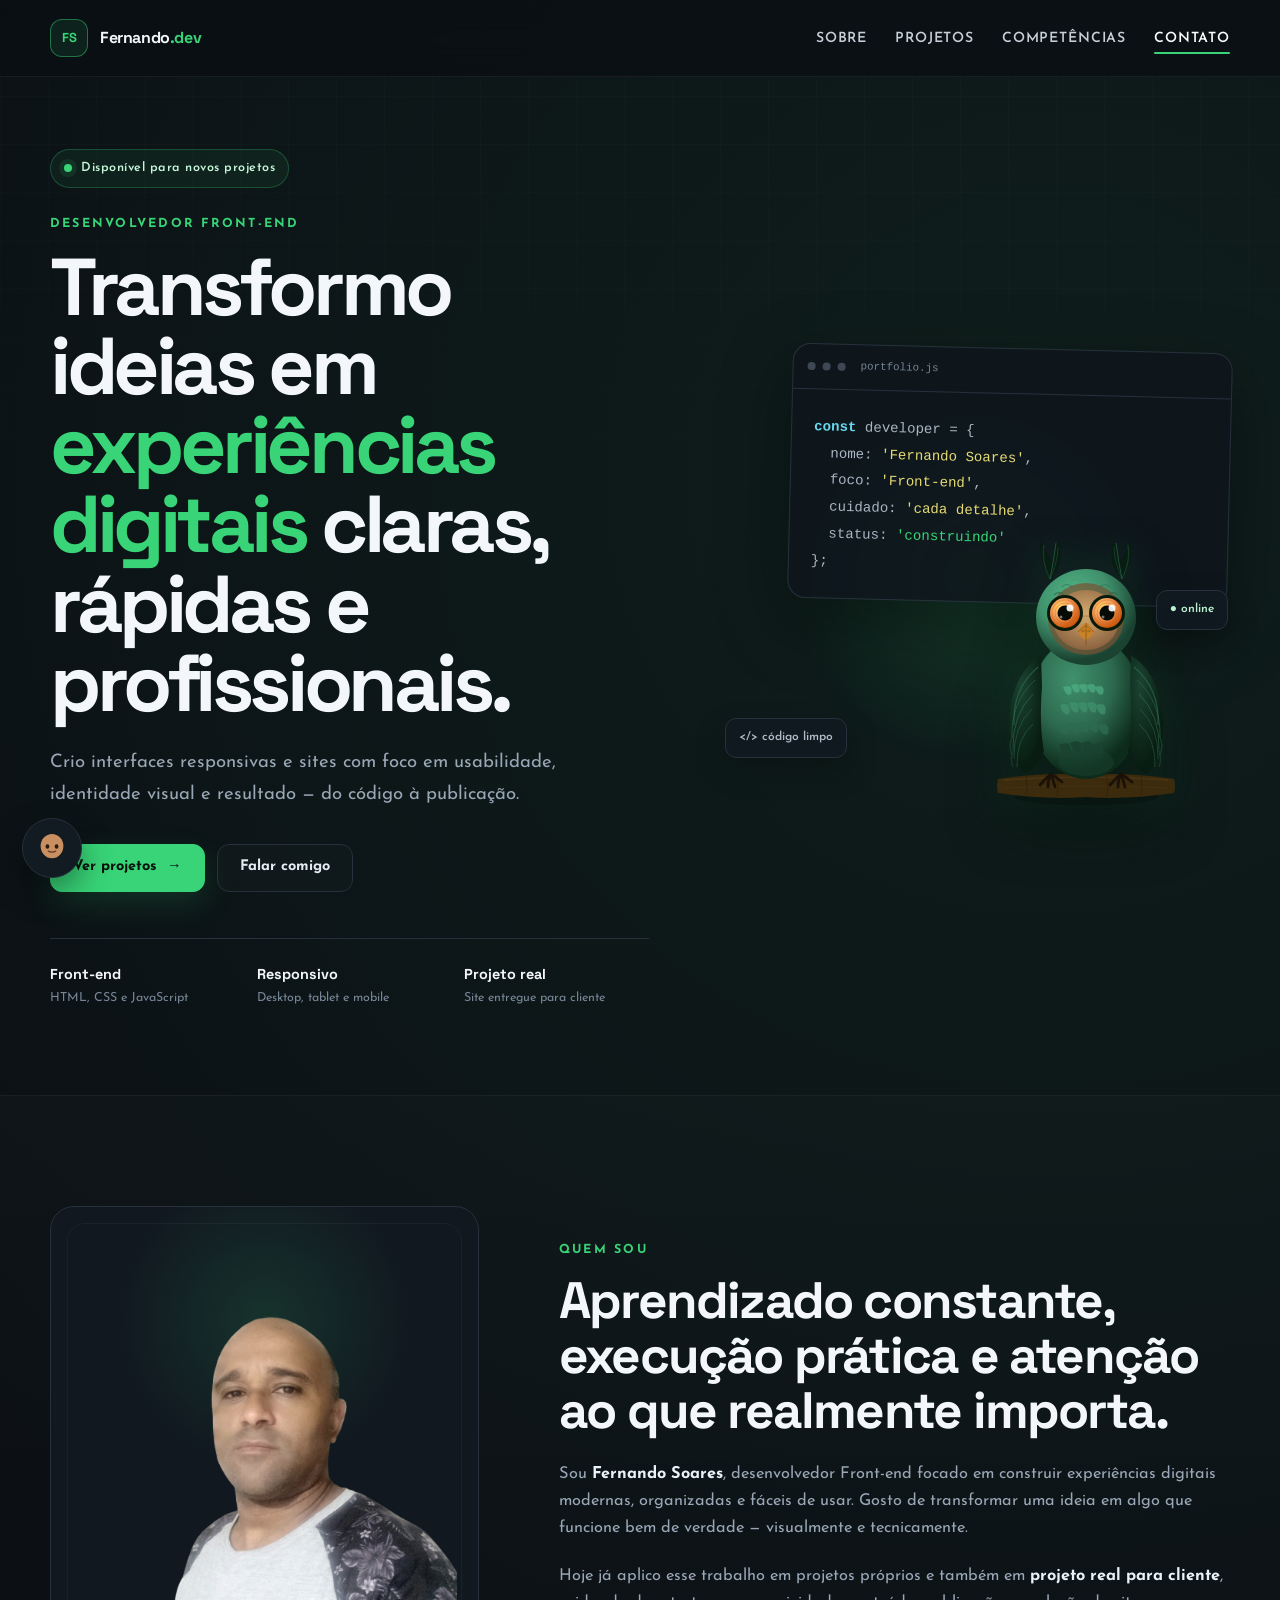
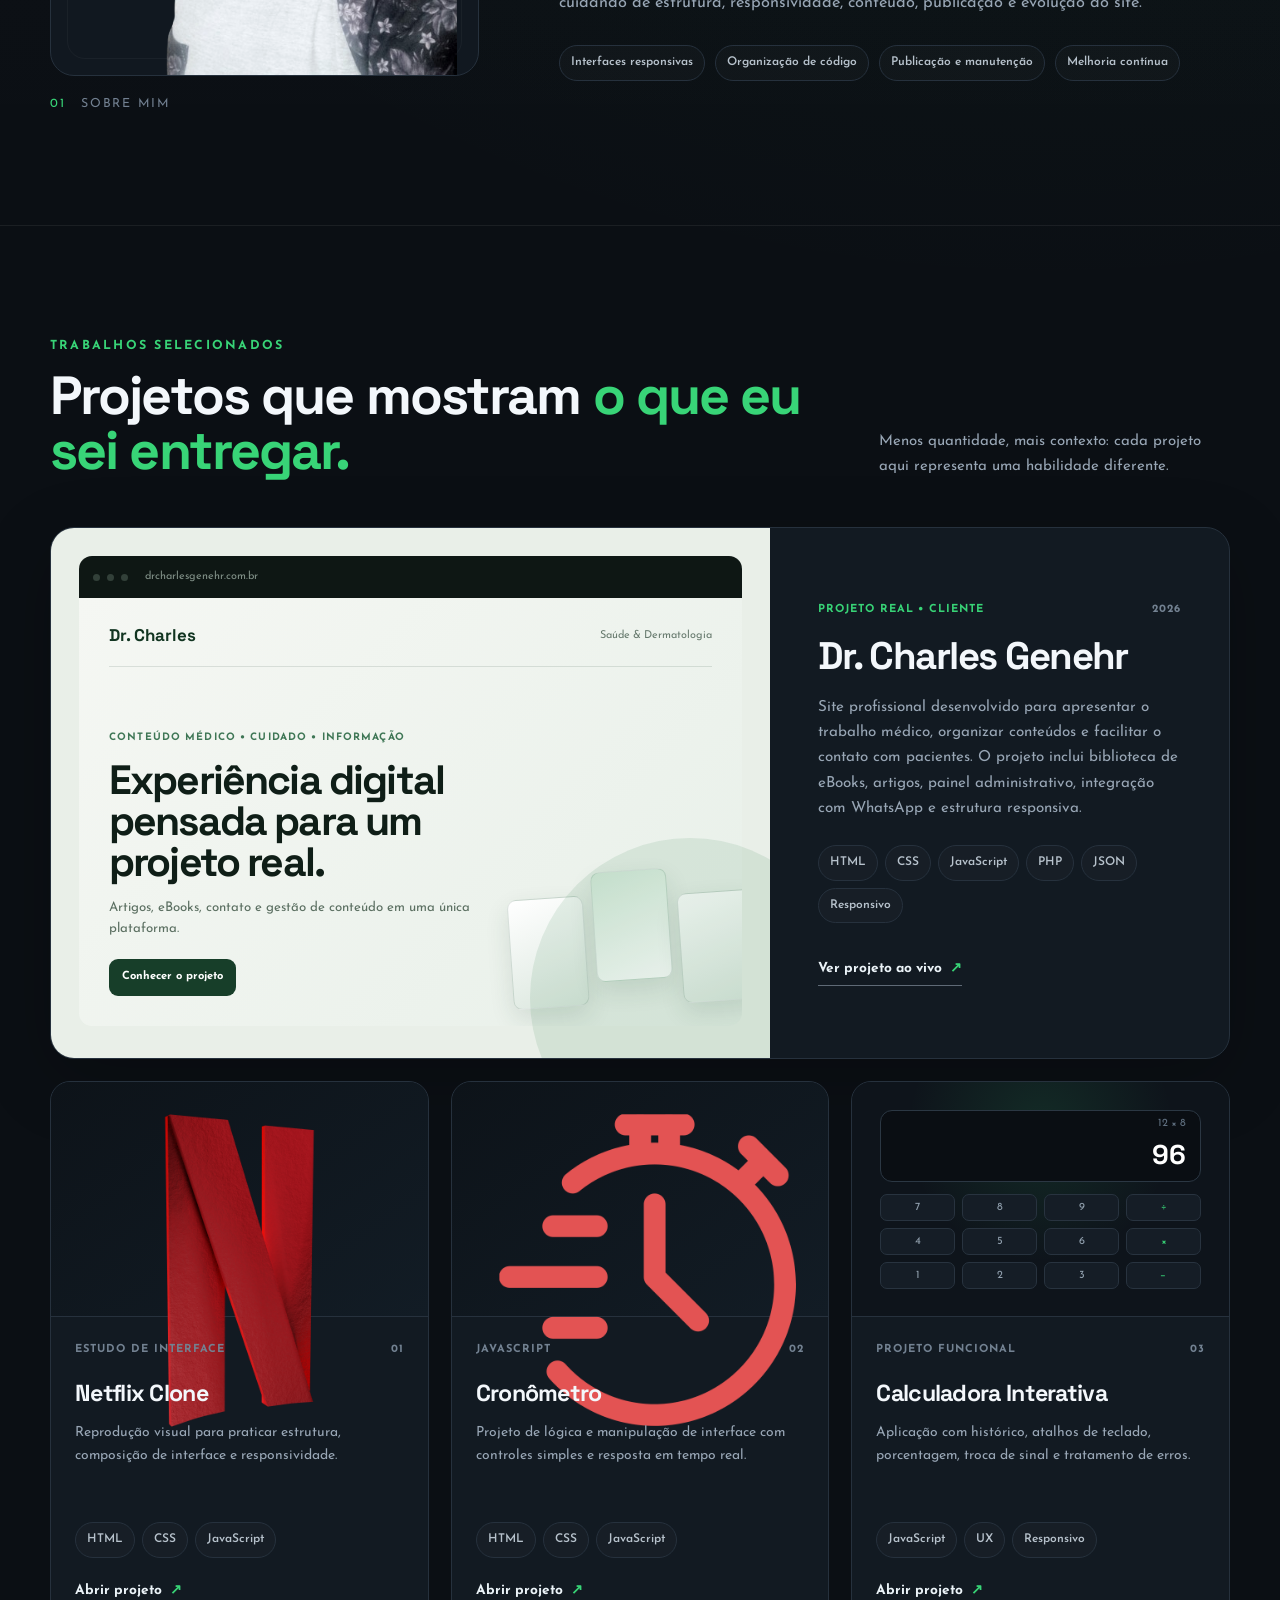
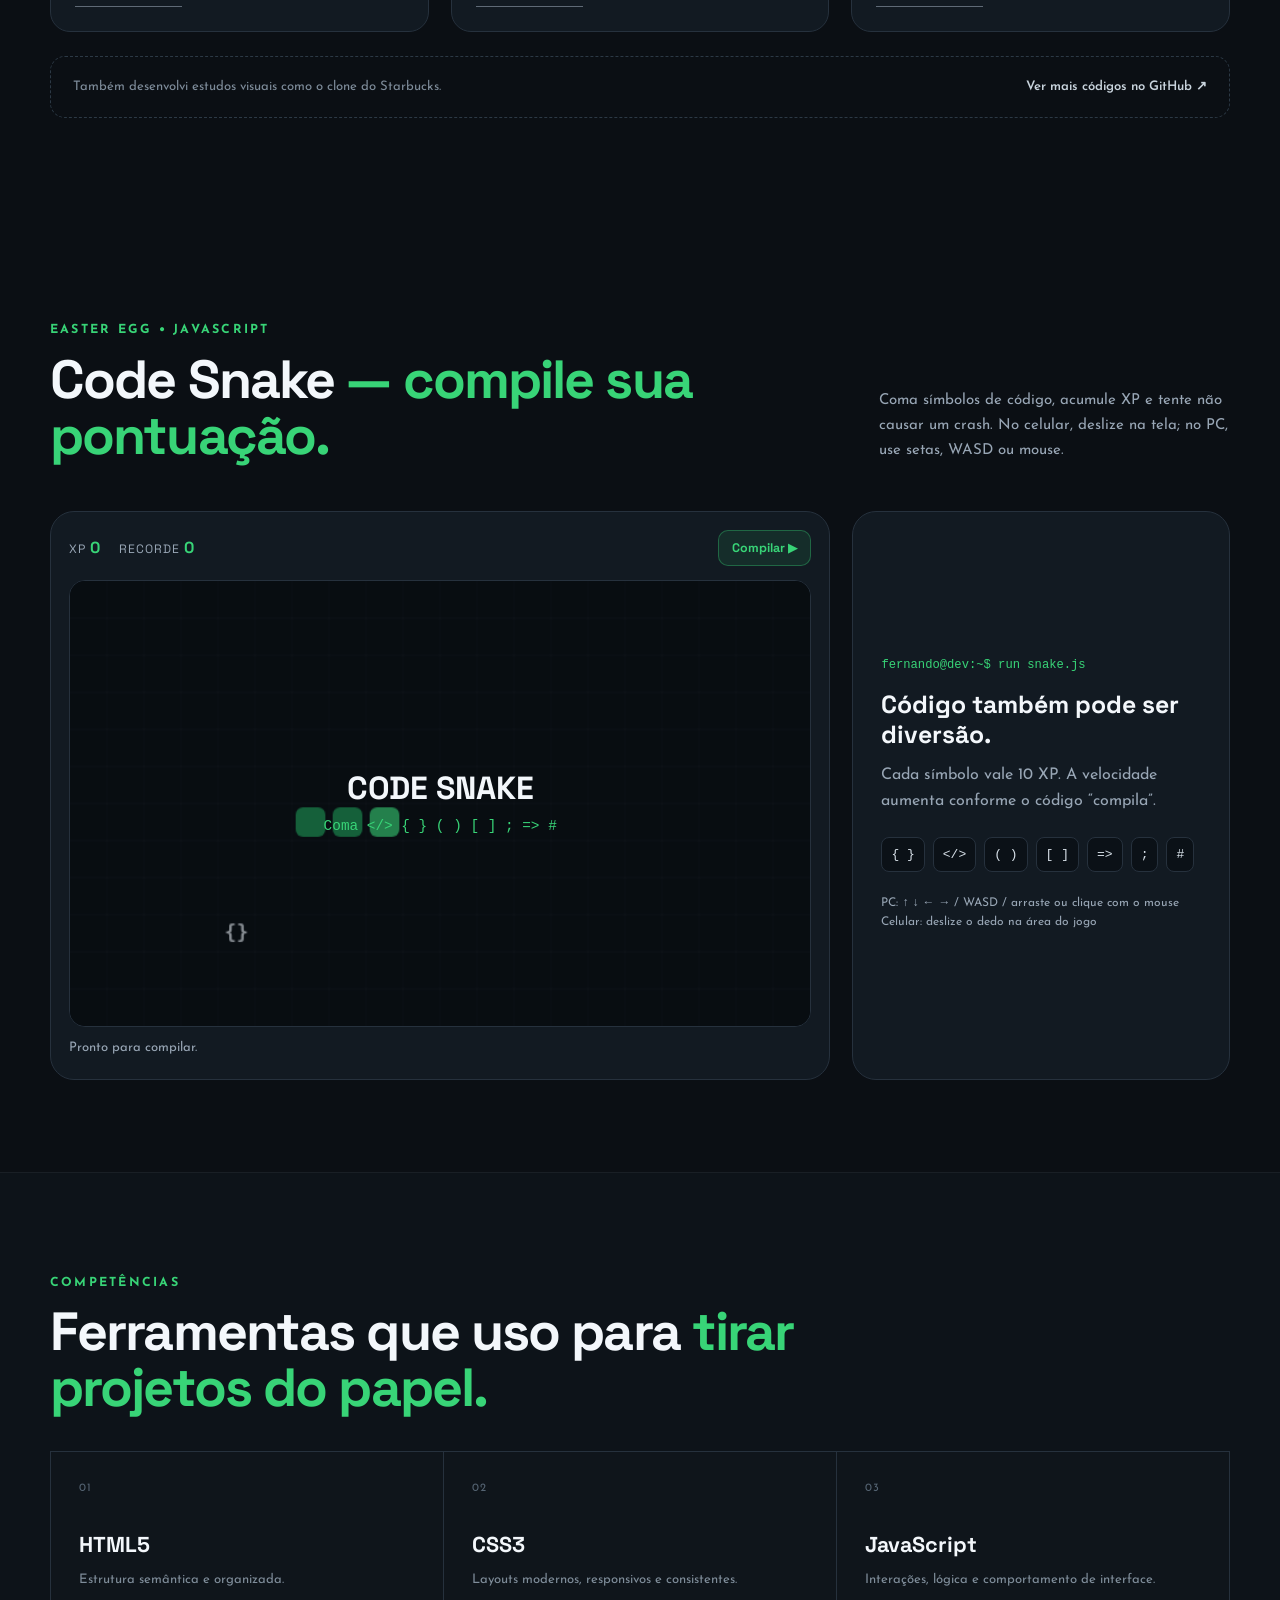
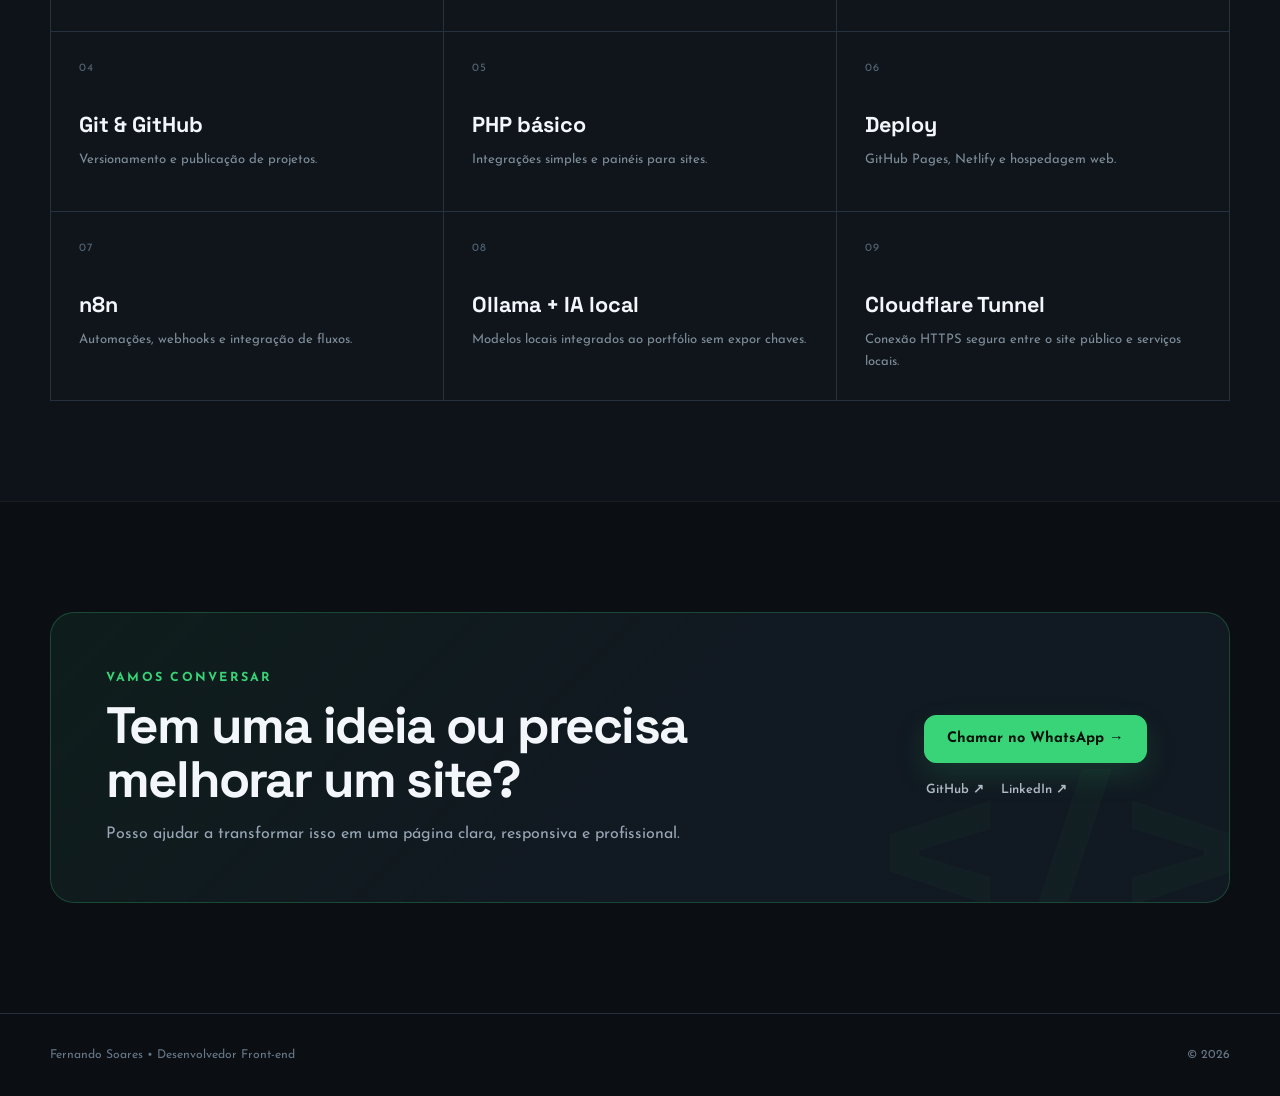
<file: index.html>
<!DOCTYPE html>
<html lang="pt-BR">
<head>
  <meta charset="UTF-8">
  <meta name="viewport" content="width=device-width, initial-scale=1.0">
  <meta name="description" content="Portfólio de Fernando Soares, desenvolvedor Front-end. Sites responsivos, interfaces modernas e projetos web para clientes.">
  <meta name="theme-color" content="#0b0f14">
  <title>Fernando Soares | Desenvolvedor Front-end</title>
  <link rel="preconnect" href="https://fonts.googleapis.com">
  <link rel="preconnect" href="https://fonts.gstatic.com" crossorigin>
  <link href="https://fonts.googleapis.com/css2?family=Josefin+Sans:wght@300;400;500;600;700&family=Space+Grotesk:wght@500;600;700&display=swap" rel="stylesheet">
  <link rel="stylesheet" href="style.css?v=2.2.0">
</head>
<body>
  <a class="skip-link" href="#conteudo">Pular para o conteúdo</a>

  <header class="site-header" id="home">
    <nav class="nav-shell" aria-label="Navegação principal">
      <a class="brand" href="#home" aria-label="Fernando Soares - início">
        <span class="brand-mark">FS</span>
        <span class="brand-name">Fernando<span>.dev</span></span>
      </a>

      <button class="menu-toggle" type="button" aria-label="Abrir menu" aria-expanded="false" aria-controls="menu-principal">
        <span></span><span></span><span></span>
      </button>

      <ul class="nav-links" id="menu-principal">
        <li><a href="#sobre">Sobre</a></li>
        <li><a href="#projetos">Projetos</a></li>
        <li><a href="#competencias">Competências</a></li>
        <li><a href="#contato">Contato</a></li>
      </ul>
    </nav>
  </header>

  <main id="conteudo">
    <section class="hero section-shell">
      <div class="hero-copy reveal">
        <div class="availability"><span class="status-dot"></span> Disponível para novos projetos</div>
        <p class="eyebrow">DESENVOLVEDOR FRONT-END</p>
        <h1>Transformo ideias em <span>experiências digitais</span> claras, rápidas e profissionais.</h1>
        <p class="hero-text">Crio interfaces responsivas e sites com foco em usabilidade, identidade visual e resultado — do código à publicação.</p>
        <div class="hero-actions">
          <a class="btn primary" href="#projetos">Ver projetos <span aria-hidden="true">→</span></a>
          <a class="btn ghost" href="https://wa.me/5551999493155?text=Ol%C3%A1%20Fernando%2C%20vi%20seu%20portf%C3%B3lio%20e%20gostaria%20de%20conversar%20sobre%20um%20projeto." target="_blank" rel="noopener">Falar comigo</a>
        </div>
        <div class="hero-meta" aria-label="Resumo profissional">
          <div><strong>Front-end</strong><span>HTML, CSS e JavaScript</span></div>
          <div><strong>Responsivo</strong><span>Desktop, tablet e mobile</span></div>
          <div><strong>Projeto real</strong><span>Site entregue para cliente</span></div>
        </div>
      </div>

      <div class="hero-visual reveal" aria-hidden="true">
        <div class="code-panel">
          <div class="code-panel-top"><span></span><span></span><span></span><small>portfolio.js</small></div>
          <pre><code><b>const</b> developer = {
  nome: <em>'Fernando Soares'</em>,
  foco: <em>'Front-end'</em>,
  cuidado: <em>'cada detalhe'</em>,
  status: <strong>'construindo'</strong>
};</code></pre>
        </div>
        <div class="owl-signature"><div class="coruja-container" id="secretOwl" role="button" tabindex="0" aria-label="Coruja do portfólio">
<svg class="coruja" viewbox="0 0 220 310" xmlns="http://www.w3.org/2000/svg">
<defs>
<radialgradient cx="38%" cy="30%" id="bodyGrad" r="65%">
<stop offset="0%" stop-color="#40916c"></stop>
<stop offset="55%" stop-color="#2d6a4f"></stop>
<stop offset="100%" stop-color="#0d2b1a"></stop>
</radialgradient>
<radialgradient cx="38%" cy="30%" id="headGrad" r="65%">
<stop offset="0%" stop-color="#52b788"></stop>
<stop offset="55%" stop-color="#40916c"></stop>
<stop offset="100%" stop-color="#1b4332"></stop>
</radialgradient>
<radialgradient cx="35%" cy="30%" id="eyeGrad" r="70%">
<stop offset="0%" stop-color="#ffd166"></stop>
<stop offset="45%" stop-color="#f4a261"></stop>
<stop offset="100%" stop-color="#c8520a"></stop>
</radialgradient>
<radialgradient cx="50%" cy="40%" id="faceGrad" r="60%">
<stop offset="0%" stop-color="#d4aa70"></stop>
<stop offset="100%" stop-color="#8b6340"></stop>
</radialgradient>
<radialgradient cx="35%" cy="25%" id="wingGrad" r="70%">
<stop offset="0%" stop-color="#1b4332"></stop>
<stop offset="100%" stop-color="#081c11"></stop>
</radialgradient>
<filter id="glow">
<fegaussianblur result="blur" stddeviation="2"></fegaussianblur>
<fecomposite in="SourceGraphic" in2="blur" operator="over"></fecomposite>
</filter>
</defs>
<!-- Sombra no galho -->
<ellipse cx="110" cy="280" fill="#000" opacity="0.2" rx="72" ry="8"></ellipse>
<!-- Galho -->
<path d="M22 262 Q70 255 110 258 Q150 255 198 262 Q200 270 198 276 Q150 283 110 280 Q70 283 22 276 Q20 270 22 262Z" fill="#3d2b0e"></path>
<path d="M28 263 Q110 257 192 263" fill="none" opacity="0.5" stroke="#5a3f1a" stroke-width="1.5"></path>
<path d="M28 271 Q110 267 192 271" fill="none" opacity="0.3" stroke="#5a3f1a" stroke-width="1"></path>
<!-- Textura casca -->
<path d="M50 258 Q52 270 50 278" fill="none" opacity="0.6" stroke="#2a1a08" stroke-width="0.8"></path>
<path d="M80 256 Q83 270 81 279" fill="none" opacity="0.6" stroke="#2a1a08" stroke-width="0.8"></path>
<path d="M130 256 Q133 270 131 279" fill="none" opacity="0.6" stroke="#2a1a08" stroke-width="0.8"></path>
<path d="M165 258 Q167 270 165 278" fill="none" opacity="0.6" stroke="#2a1a08" stroke-width="0.8"></path>
<!-- Garras esquerda -->
<path d="M75 257 Q70 261 64 268" fill="none" stroke="#1a1208" stroke-linecap="round" stroke-width="2.8"></path>
<path d="M75 257 Q72 262 72 270" fill="none" stroke="#1a1208" stroke-linecap="round" stroke-width="2.8"></path>
<path d="M75 257 Q77 262 79 270" fill="none" stroke="#1a1208" stroke-linecap="round" stroke-width="2.8"></path>
<path d="M75 257 Q80 260 86 265" fill="none" stroke="#1a1208" stroke-linecap="round" stroke-width="2.8"></path>
<!-- Garras direita -->
<path d="M145 257 Q140 261 134 268" fill="none" stroke="#1a1208" stroke-linecap="round" stroke-width="2.8"></path>
<path d="M145 257 Q142 262 142 270" fill="none" stroke="#1a1208" stroke-linecap="round" stroke-width="2.8"></path>
<path d="M145 257 Q147 262 149 270" fill="none" stroke="#1a1208" stroke-linecap="round" stroke-width="2.8"></path>
<path d="M145 257 Q150 260 156 265" fill="none" stroke="#1a1208" stroke-linecap="round" stroke-width="2.8"></path>
<!-- Dedos - escama -->
<path d="M70 263 Q72 264 74 263" fill="none" stroke="#2a1a08" stroke-width="0.8"></path>
<path d="M137 263 Q139 264 141 263" fill="none" stroke="#2a1a08" stroke-width="0.8"></path>
<!-- Corpo base -->
<ellipse cx="110" cy="190" fill="url(#bodyGrad)" rx="56" ry="72"></ellipse>
<!-- Asa direita (atrás) -->
<path d="M155 138 Q190 162 187 218 Q183 245 170 257 Q158 250 152 234 Q157 208 154 170 Z" fill="url(#wingGrad)"></path>
<!-- Penas asa direita -->
<path d="M158 150 Q184 172 182 208" fill="none" opacity="0.7" stroke="#2d6a4f" stroke-width="1.2"></path>
<path d="M161 163 Q185 185 184 220" fill="none" opacity="0.6" stroke="#2d6a4f" stroke-width="1"></path>
<path d="M163 177 Q184 198 183 232" fill="none" opacity="0.5" stroke="#40916c" stroke-width="0.8"></path>
<path d="M164 192 Q183 210 182 242" fill="none" opacity="0.4" stroke="#40916c" stroke-width="0.8"></path>
<path d="M163 207 Q180 222 179 250" fill="none" opacity="0.35" stroke="#52b788" stroke-width="0.7"></path>
<!-- Pontas penas direita -->
<path d="M183 218 Q188 228 184 238" fill="none" opacity="0.8" stroke="#1b4332" stroke-width="1.5"></path>
<path d="M181 230 Q187 240 183 250" fill="none" opacity="0.7" stroke="#1b4332" stroke-width="1.5"></path>
<!-- Asa esquerda (atrás) -->
<path d="M65 138 Q30 162 33 218 Q37 245 50 257 Q62 250 68 234 Q63 208 66 170 Z" fill="url(#wingGrad)"></path>
<!-- Penas asa esquerda -->
<path d="M62 150 Q36 172 38 208" fill="none" opacity="0.7" stroke="#2d6a4f" stroke-width="1.2"></path>
<path d="M59 163 Q35 185 36 220" fill="none" opacity="0.6" stroke="#2d6a4f" stroke-width="1"></path>
<path d="M57 177 Q36 198 37 232" fill="none" opacity="0.5" stroke="#40916c" stroke-width="0.8"></path>
<path d="M56 192 Q37 210 38 242" fill="none" opacity="0.4" stroke="#40916c" stroke-width="0.8"></path>
<path d="M57 207 Q40 222 41 250" fill="none" opacity="0.35" stroke="#52b788" stroke-width="0.7"></path>
<!-- Pontas penas esquerda -->
<path d="M37 218 Q32 228 36 238" fill="none" opacity="0.8" stroke="#1b4332" stroke-width="1.5"></path>
<path d="M39 230 Q33 240 37 250" fill="none" opacity="0.7" stroke="#1b4332" stroke-width="1.5"></path>
<!-- Penas do peito - camadas -->
<!-- Camada 4 (mais alta) -->
<path d="M87 170 Q90 180 95 177 Q98 166 87 170Z" fill="#52b788" opacity="0.6"></path>
<path d="M95 168 Q98 178 103 175 Q106 164 95 168Z" fill="#52b788" opacity="0.6"></path>
<path d="M103 168 Q106 178 111 175 Q114 164 103 168Z" fill="#52b788" opacity="0.6"></path>
<path d="M111 168 Q114 178 119 175 Q122 164 111 168Z" fill="#52b788" opacity="0.6"></path>
<path d="M119 170 Q122 180 127 177 Q130 166 119 170Z" fill="#52b788" opacity="0.6"></path>
<!-- Camada 3 -->
<path d="M84 188 Q87 200 93 197 Q96 184 84 188Z" fill="#40916c" opacity="0.75"></path>
<path d="M93 186 Q96 198 102 195 Q105 182 93 186Z" fill="#40916c" opacity="0.75"></path>
<path d="M102 186 Q105 198 111 195 Q114 182 102 186Z" fill="#40916c" opacity="0.75"></path>
<path d="M111 186 Q114 198 120 195 Q123 182 111 186Z" fill="#40916c" opacity="0.75"></path>
<path d="M120 188 Q123 200 129 197 Q132 184 120 188Z" fill="#40916c" opacity="0.75"></path>
<!-- Camada 2 -->
<path d="M82 208 Q85 220 92 217 Q95 204 82 208Z" fill="#2d6a4f" opacity="0.85"></path>
<path d="M92 206 Q95 218 102 215 Q105 202 92 206Z" fill="#2d6a4f" opacity="0.85"></path>
<path d="M102 206 Q105 218 112 215 Q115 202 102 206Z" fill="#2d6a4f" opacity="0.85"></path>
<path d="M112 206 Q115 218 122 215 Q125 202 112 206Z" fill="#2d6a4f" opacity="0.85"></path>
<path d="M122 208 Q125 220 132 217 Q135 204 122 208Z" fill="#2d6a4f" opacity="0.85"></path>
<!-- Camada 1 (base) -->
<path d="M83 228 Q87 240 94 236 Q97 222 83 228Z" fill="#1b4332"></path>
<path d="M94 226 Q98 238 105 234 Q108 220 94 226Z" fill="#1b4332"></path>
<path d="M105 226 Q109 238 116 234 Q119 220 105 226Z" fill="#1b4332"></path>
<path d="M116 228 Q120 240 127 236 Q130 222 116 228Z" fill="#1b4332"></path>
<!-- Barriga arredondada -->
<ellipse cx="110" cy="245" fill="#1b4332" opacity="0.5" rx="28" ry="14"></ellipse>
<!-- Cabeça -->
<ellipse cx="110" cy="100" fill="url(#headGrad)" rx="50" ry="48"></ellipse>
<!-- Tufos das orelhas -->
<!-- Tufo esquerdo -->
<path d="M74 62 Q62 42 65 24 Q70 36 76 44 Q79 32 84 20 Q85 34 84 46 Q81 54 74 62Z" fill="#081c11"></path>
<path d="M74 62 Q65 44 68 28" fill="none" opacity="0.8" stroke="#1b4332" stroke-width="1.2"></path>
<path d="M74 62 Q78 42 80 26" fill="none" opacity="0.7" stroke="#2d6a4f" stroke-width="1"></path>
<path d="M74 62 Q82 44 82 30" fill="none" opacity="0.5" stroke="#2d6a4f" stroke-width="0.8"></path>
<!-- Tufo direito -->
<path d="M146 62 Q158 42 155 24 Q150 36 144 44 Q141 32 136 20 Q135 34 136 46 Q139 54 146 62Z" fill="#081c11"></path>
<path d="M146 62 Q155 44 152 28" fill="none" opacity="0.8" stroke="#1b4332" stroke-width="1.2"></path>
<path d="M146 62 Q142 42 140 26" fill="none" opacity="0.7" stroke="#2d6a4f" stroke-width="1"></path>
<path d="M146 62 Q138 44 138 30" fill="none" opacity="0.5" stroke="#2d6a4f" stroke-width="0.8"></path>
<!-- Disco facial externo -->
<ellipse cx="110" cy="102" fill="#7a5232" opacity="0.7" rx="38" ry="36"></ellipse>
<!-- Disco facial interno -->
<ellipse cx="110" cy="103" fill="url(#faceGrad)" rx="33" ry="30"></ellipse>
<!-- Arcos do disco facial -->
<path d="M78 90 Q88 82 98 90" fill="none" opacity="0.6" stroke="#5a3520" stroke-width="1.2"></path>
<path d="M122 90 Q132 82 142 90" fill="none" opacity="0.6" stroke="#5a3520" stroke-width="1.2"></path>
<path d="M81 102 Q110 96 139 102" fill="none" opacity="0.4" stroke="#5a3520" stroke-width="0.8"></path>
<!-- Penas da cabeça (textura) -->
<path d="M78 78 Q83 73 88 78" fill="none" opacity="0.7" stroke="#2d6a4f" stroke-width="1.3"></path>
<path d="M86 70 Q91 65 96 70" fill="none" opacity="0.6" stroke="#2d6a4f" stroke-width="1.1"></path>
<path d="M95 64 Q100 60 105 64" fill="none" opacity="0.5" stroke="#40916c" stroke-width="0.9"></path>
<path d="M132 78 Q137 73 142 78" fill="none" opacity="0.7" stroke="#2d6a4f" stroke-width="1.3"></path>
<path d="M124 70 Q129 65 134 70" fill="none" opacity="0.6" stroke="#2d6a4f" stroke-width="1.1"></path>
<path d="M115 64 Q120 60 125 64" fill="none" opacity="0.5" stroke="#40916c" stroke-width="0.9"></path>
<!-- Olho esquerdo - soquete -->
<circle cx="89" cy="96" fill="#0a1a0a" r="18"></circle>
<!-- Olho esquerdo - íris -->
<circle cx="89" cy="96" fill="url(#eyeGrad)" r="15"></circle>
<!-- Olho esquerdo - detalhe íris -->
<circle cx="89" cy="96" fill="none" opacity="0.5" r="13" stroke="#e07020" stroke-width="1.2"></circle>
<circle cx="89" cy="96" fill="none" opacity="0.4" r="10" stroke="#c85a10" stroke-width="0.8"></circle>
<!-- Olho esquerdo - pupila -->
<circle cx="89" cy="96" fill="#050a05" r="7.5"></circle>
<!-- Olho esquerdo - brilhos -->
<circle cx="94" cy="91" fill="white" opacity="0.9" r="3.5"></circle>
<circle cx="85" cy="100" fill="white" opacity="0.45" r="1.5"></circle>
<!-- Pálpebra esquerda (animação piscar) -->
<ellipse class="palpebra palpebra-e" cx="89" cy="96" fill="#c8a870" rx="15" ry="15"></ellipse>
<!-- Olho direito - soquete -->
<circle cx="131" cy="96" fill="#0a1a0a" r="18"></circle>
<!-- Olho direito - íris -->
<circle cx="131" cy="96" fill="url(#eyeGrad)" r="15"></circle>
<!-- Olho direito - detalhe íris -->
<circle cx="131" cy="96" fill="none" opacity="0.5" r="13" stroke="#e07020" stroke-width="1.2"></circle>
<circle cx="131" cy="96" fill="none" opacity="0.4" r="10" stroke="#c85a10" stroke-width="0.8"></circle>
<!-- Olho direito - pupila -->
<circle cx="131" cy="96" fill="#050a05" r="7.5"></circle>
<!-- Olho direito - brilhos -->
<circle cx="136" cy="91" fill="white" opacity="0.9" r="3.5"></circle>
<circle cx="127" cy="100" fill="white" opacity="0.45" r="1.5"></circle>
<!-- Pálpebra direita (animação piscar) -->
<ellipse class="palpebra palpebra-d" cx="131" cy="96" fill="#c8a870" rx="15" ry="15"></ellipse>
<!-- Bico -->
<path d="M102 115 Q110 130 118 115 Q114 107 110 106 Q106 107 102 115Z" fill="#c8832a"></path>
<path d="M102 115 Q107 110 110 109 Q113 110 118 115" fill="none" stroke="#a06518" stroke-width="1"></path>
<path d="M110 106 L110 128" fill="none" stroke="#8a5510" stroke-width="0.8"></path>
<!-- Narina -->
<ellipse cx="107" cy="114" fill="#a06518" opacity="0.7" rx="2" ry="1.2"></ellipse>
<ellipse cx="113" cy="114" fill="#a06518" opacity="0.7" rx="2" ry="1.2"></ellipse>
</svg>
</div></div>
        <div class="floating-tag tag-one">&lt;/&gt; código limpo</div>
        <div class="floating-tag tag-two">● online</div>
      </div>
    </section>

    <section class="about" id="sobre">
      <div class="section-shell about-grid">
        <div class="portrait-wrap reveal">
          <div class="portrait-frame">
            <img src="img/IMG_20241016_215758-removebg-preview.png" alt="Fernando Soares">
          </div>
          <div class="portrait-caption"><span>01</span> Sobre mim</div>
        </div>
        <div class="about-copy reveal">
          <p class="section-kicker">QUEM SOU</p>
          <h2>Aprendizado constante, execução prática e atenção ao que realmente importa.</h2>
          <p>Sou <strong>Fernando Soares</strong>, desenvolvedor Front-end focado em construir experiências digitais modernas, organizadas e fáceis de usar. Gosto de transformar uma ideia em algo que funcione bem de verdade — visualmente e tecnicamente.</p>
          <p>Hoje já aplico esse trabalho em projetos próprios e também em <strong>projeto real para cliente</strong>, cuidando de estrutura, responsividade, conteúdo, publicação e evolução do site.</p>
          <div class="about-points">
            <span>Interfaces responsivas</span>
            <span>Organização de código</span>
            <span>Publicação e manutenção</span>
            <span>Melhoria contínua</span>
          </div>
        </div>
      </div>
    </section>

    <section class="projects section-shell" id="projetos">
      <div class="section-head reveal">
        <div>
          <p class="section-kicker">TRABALHOS SELECIONADOS</p>
          <h2>Projetos que mostram <span>o que eu sei entregar.</span></h2>
        </div>
        <p>Menos quantidade, mais contexto: cada projeto aqui representa uma habilidade diferente.</p>
      </div>

      <article class="featured-project reveal">
        <div class="featured-preview medical-preview">
          <div class="browser-bar"><i></i><i></i><i></i><span>drcharlesgenehr.com.br</span></div>
          <div class="medical-ui">
            <div class="medical-brand"><b>Dr. Charles</b><span>Saúde & Dermatologia</span></div>
            <div class="medical-copy">
              <small>CONTEÚDO MÉDICO • CUIDADO • INFORMAÇÃO</small>
              <h3>Experiência digital pensada para um projeto real.</h3>
              <p>Artigos, eBooks, contato e gestão de conteúdo em uma única plataforma.</p>
              <div class="fake-button">Conhecer o projeto</div>
            </div>
            <div class="medical-cards"><span></span><span></span><span></span></div>
          </div>
        </div>
        <div class="featured-info">
          <div class="project-labels"><span class="client-badge">PROJETO REAL • CLIENTE</span><span>2026</span></div>
          <h3>Dr. Charles Genehr</h3>
          <p>Site profissional desenvolvido para apresentar o trabalho médico, organizar conteúdos e facilitar o contato com pacientes. O projeto inclui biblioteca de eBooks, artigos, painel administrativo, integração com WhatsApp e estrutura responsiva.</p>
          <div class="project-stack"><span>HTML</span><span>CSS</span><span>JavaScript</span><span>PHP</span><span>JSON</span><span>Responsivo</span></div>
          <div class="project-actions">
            <a class="text-link" href="https://drcharlesgenehr.com.br" target="_blank" rel="noopener">Ver projeto ao vivo <span>↗</span></a>
          </div>
        </div>
      </article>

      <div class="project-grid">
        <article class="project-card reveal">
          <div class="project-image"><img src="img/netflix.png" alt="Tela do projeto Netflix Clone" loading="lazy"></div>
          <div class="project-card-body">
            <div class="project-top"><span>ESTUDO DE INTERFACE</span><span>01</span></div>
            <h3>Netflix Clone</h3>
            <p>Reprodução visual para praticar estrutura, composição de interface e responsividade.</p>
            <div class="project-stack"><span>HTML</span><span>CSS</span><span>JavaScript</span></div>
            <a class="text-link" href="https://peaceful-starlight-02739b.netlify.app/" target="_blank" rel="noopener">Abrir projeto <span>↗</span></a>
          </div>
        </article>

        <article class="project-card reveal">
          <div class="project-image"><img src="img/crono.png" alt="Tela do projeto Cronômetro" loading="lazy"></div>
          <div class="project-card-body">
            <div class="project-top"><span>JAVASCRIPT</span><span>02</span></div>
            <h3>Cronômetro</h3>
            <p>Projeto de lógica e manipulação de interface com controles simples e resposta em tempo real.</p>
            <div class="project-stack"><span>HTML</span><span>CSS</span><span>JavaScript</span></div>
            <a class="text-link" href="https://cronometro-mpdz.netlify.app/" target="_blank" rel="noopener">Abrir projeto <span>↗</span></a>
          </div>
        </article>

        <article class="project-card reveal calc-card">
          <div class="calc-mini" aria-hidden="true">
            <div class="calc-display"><small>12 × 8</small><strong>96</strong></div>
            <div class="calc-keys"><span>7</span><span>8</span><span>9</span><span>÷</span><span>4</span><span>5</span><span>6</span><span>×</span><span>1</span><span>2</span><span>3</span><span>−</span></div>
          </div>
          <div class="project-card-body">
            <div class="project-top"><span>PROJETO FUNCIONAL</span><span>03</span></div>
            <h3>Calculadora Interativa</h3>
            <p>Aplicação com histórico, atalhos de teclado, porcentagem, troca de sinal e tratamento de erros.</p>
            <div class="project-stack"><span>JavaScript</span><span>UX</span><span>Responsivo</span></div>
            <a class="text-link" href="calculadora.html" target="_blank">Abrir projeto <span>↗</span></a>
          </div>
        </article>
      </div>

      <div class="project-note reveal">
        <span>Também desenvolvi estudos visuais como o clone do Starbucks.</span>
        <a href="https://github.com/fernando-soares18" target="_blank" rel="noopener">Ver mais códigos no GitHub ↗</a>
      </div>
    </section>

    <section class="code-snake-section section-shell" id="code-snake">
      <div class="section-head reveal">
        <div>
          <p class="section-kicker">EASTER EGG • JAVASCRIPT</p>
          <h2>Code Snake <span>— compile sua pontuação.</span></h2>
        </div>
        <p>Coma símbolos de código, acumule XP e tente não causar um crash. No celular, deslize na tela; no PC, use setas, WASD ou mouse.</p>
      </div>
      <div class="snake-layout reveal">
        <div class="snake-game-card">
          <div class="snake-hud">
            <span>XP <strong id="snakeScore">0</strong></span>
            <span>RECORDE <strong id="snakeBest">0</strong></span>
            <button id="snakeStart" type="button">Compilar ▶</button>
          </div>
          <div class="snake-stage" id="snakeStage">
            <canvas id="snakeCanvas" width="600" height="360" aria-label="Jogo Code Snake"></canvas>
            <div class="snake-overlay" id="snakeOverlay"><strong>CODE SNAKE</strong><span>Coma &lt;/&gt; { } ( ) [ ] ; =&gt; #</span></div>
          </div>
          <p class="snake-status" id="snakeStatus" aria-live="polite">Pronto para compilar.</p>
        </div>
        <aside class="snake-info">
          <span class="snake-prompt">fernando@dev:~$ run snake.js</span>
          <h3>Código também pode ser diversão.</h3>
          <p>Cada símbolo vale 10 XP. A velocidade aumenta conforme o código “compila”.</p>
          <div class="snake-symbols" aria-hidden="true"><span>{ }</span><span>&lt;/&gt;</span><span>( )</span><span>[ ]</span><span>=&gt;</span><span>;</span><span>#</span></div>
          <small>PC: ↑ ↓ ← → / WASD / arraste ou clique com o mouse<br>Celular: deslize o dedo na área do jogo</small>
        </aside>
      </div>
    </section>

    <section class="skills-section" id="competencias">
      <div class="section-shell">
        <div class="section-head compact reveal">
          <div><p class="section-kicker">COMPETÊNCIAS</p><h2>Ferramentas que uso para <span>tirar projetos do papel.</span></h2></div>
        </div>
        <div class="skill-grid reveal">
          <div class="skill-item"><span>01</span><strong>HTML5</strong><p>Estrutura semântica e organizada.</p></div>
          <div class="skill-item"><span>02</span><strong>CSS3</strong><p>Layouts modernos, responsivos e consistentes.</p></div>
          <div class="skill-item"><span>03</span><strong>JavaScript</strong><p>Interações, lógica e comportamento de interface.</p></div>
          <div class="skill-item"><span>04</span><strong>Git & GitHub</strong><p>Versionamento e publicação de projetos.</p></div>
          <div class="skill-item"><span>05</span><strong>PHP básico</strong><p>Integrações simples e painéis para sites.</p></div>
          <div class="skill-item"><span>06</span><strong>Deploy</strong><p>GitHub Pages, Netlify e hospedagem web.</p></div>
          <div class="skill-item"><span>07</span><strong>n8n</strong><p>Automações, webhooks e integração de fluxos.</p></div>
          <div class="skill-item"><span>08</span><strong>Ollama + IA local</strong><p>Modelos locais integrados ao portfólio sem expor chaves.</p></div>
          <div class="skill-item"><span>09</span><strong>Cloudflare Tunnel</strong><p>Conexão HTTPS segura entre o site público e serviços locais.</p></div>
        </div>
      </div>
    </section>

    <section class="contact section-shell" id="contato">
      <div class="contact-card reveal">
        <div>
          <p class="section-kicker">VAMOS CONVERSAR</p>
          <h2>Tem uma ideia ou precisa melhorar um site?</h2>
          <p>Posso ajudar a transformar isso em uma página clara, responsiva e profissional.</p>
        </div>
        <div class="contact-actions">
          <a class="btn primary" href="https://wa.me/5551999493155?text=Ol%C3%A1%20Fernando%2C%20vi%20seu%20portf%C3%B3lio%20e%20gostaria%20de%20conversar." target="_blank" rel="noopener">Chamar no WhatsApp →</a>
          <div class="social-links">
            <a href="https://github.com/fernando-soares18" target="_blank" rel="noopener">GitHub ↗</a>
            <a href="https://www.linkedin.com/in/fernando-soares-da-rosa-programador519994931555" target="_blank" rel="noopener">LinkedIn ↗</a>
          </div>
        </div>
      </div>
    </section>
  </main>

  <footer>
    <div class="section-shell footer-inner"><span>Fernando Soares • Desenvolvedor Front-end</span><span>© <span id="year">2026</span></span></div>
  </footer>

  <button class="to-top" type="button" aria-label="Voltar ao topo">↑</button>

  <div class="nandolino-widget">
    <div class="nandolino-panel" id="nandolinoPanel">
      <div class="nandolino-panel-top">
        <span>Nandolino · assistente</span>
        <button type="button" id="nandolinoClose" aria-label="Fechar chat">✕</button>
      </div>
      <iframe id="nandolinoFrame" src="" title="Nandolino, assistente virtual de Fernando Soares" loading="lazy"></iframe>
    </div>
    <button class="nandolino-toggle" type="button" id="nandolinoToggle" aria-label="Abrir chat com o Nandolino">
      <svg viewBox="0 0 100 100" aria-hidden="true"><ellipse cx="50" cy="45" rx="30" ry="32" fill="#c98f61"/><ellipse cx="38" cy="46" rx="5" ry="6" fill="#2a1a10"/><ellipse cx="62" cy="46" rx="5" ry="6" fill="#2a1a10"/><path d="M40 58 Q50 64 60 58" stroke="#5a3520" stroke-width="3" fill="none" stroke-linecap="round"/></svg>
    </button>
  </div>

  <script src="analytics/config.js"></script>
  <script src="analytics/tracker.js"></script>
  <script src="js/script.js?v=2.2.0"></script>
  <script>
    (function () {
      var toggle = document.getElementById('nandolinoToggle');
      var closeBtn = document.getElementById('nandolinoClose');
      var panel = document.getElementById('nandolinoPanel');
      var frame = document.getElementById('nandolinoFrame');
      var loaded = false;

      function openPanel() {
        if (!loaded) { frame.src = 'nandolino/index.html'; loaded = true; }
        panel.classList.add('open');
        if (window.analyticsTrack) window.analyticsTrack('nandolino_open');
      }
      function closePanel() { panel.classList.remove('open'); }

      toggle.addEventListener('click', function () {
        panel.classList.contains('open') ? closePanel() : openPanel();
      });
      closeBtn.addEventListener('click', closePanel);
    })();

    window.addEventListener('message', function (event) {
      var data = event.data || {};
      if (data.type !== 'portfolio-analytics' || !window.analyticsTrack) return;
      if (data.event !== 'whatsapp_click' && data.event !== 'project_click') return;
      window.analyticsTrack(data.event, data.meta || {});
    });

    // Acesso privado: segure a coruja principal por 3 segundos.
    (function () {
      var owl = document.getElementById('secretOwl');
      if (!owl) return;
      var timer = null;
      var activated = false;
      var holding = false;

      function startHold(event) {
        if (event && typeof event.button === 'number' && event.button !== 0) return;
        if (holding || activated) return;
        holding = true;
        activated = false;
        if (event && event.cancelable && event.type.indexOf('touch') === 0) event.preventDefault();
        owl.classList.add('secret-hold');
        timer = setTimeout(function () {
          timer = null;
          holding = false;
          activated = true;
          owl.classList.remove('secret-hold');
          owl.classList.add('secret-unlocked');
          if (navigator.vibrate) navigator.vibrate(60);
          setTimeout(function(){ window.location.assign('analytics.html'); }, 180);
        }, 3000);
      }

      function cancelHold(event) {
        if (activated) return;
        if (timer) clearTimeout(timer);
        timer = null;
        holding = false;
        owl.classList.remove('secret-hold');
        if (event && event.cancelable && event.type.indexOf('touch') === 0) event.preventDefault();
      }

      if (window.PointerEvent) {
        owl.addEventListener('pointerdown', startHold);
        owl.addEventListener('pointerup', cancelHold);
        owl.addEventListener('pointercancel', cancelHold);
      } else {
        owl.addEventListener('touchstart', startHold, { passive: false });
        owl.addEventListener('touchend', cancelHold, { passive: false });
        owl.addEventListener('touchcancel', cancelHold, { passive: false });
        owl.addEventListener('mousedown', startHold);
        owl.addEventListener('mouseup', cancelHold);
        owl.addEventListener('mouseleave', cancelHold);
      }

      // Fallback extra para navegadores Android que cancelam Pointer Events no toque longo.
      owl.addEventListener('touchstart', startHold, { passive: false });
      owl.addEventListener('touchend', cancelHold, { passive: false });
      owl.addEventListener('touchcancel', cancelHold, { passive: false });
      owl.addEventListener('contextmenu', function(e){ e.preventDefault(); });
      owl.addEventListener('dragstart', function(e){ e.preventDefault(); });
      owl.addEventListener('keydown', function(e){
        if ((e.key === 'Enter' || e.key === ' ') && !timer && !holding) { e.preventDefault(); startHold(e); }
      });
      owl.addEventListener('keyup', cancelHold);
      owl.addEventListener('click', function(e){ if (activated) e.preventDefault(); });
    })();
  </script>
</body>
</html>
</file>
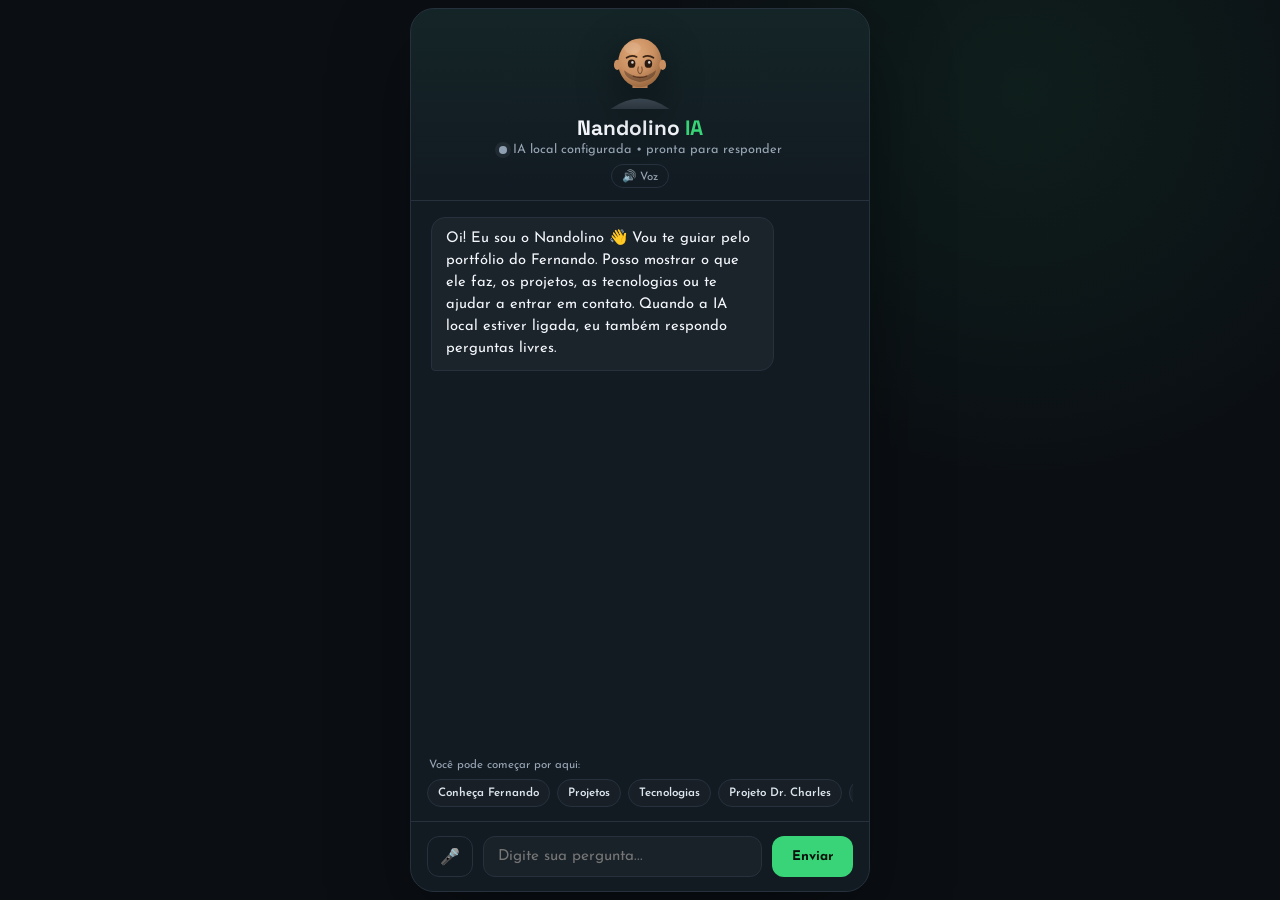
<file: nandolino/index.html>
<!DOCTYPE html>
<html lang="pt-BR">
<head>
<meta charset="UTF-8">
<meta name="viewport" content="width=device-width, initial-scale=1.0">
<title>Nandolino | Assistente de Fernando Soares</title>
<link href="https://fonts.googleapis.com/css2?family=Josefin+Sans:wght@400;600;700&family=Space+Grotesk:wght@600;700&display=swap" rel="stylesheet">
<style>
  :root {
    --bg: #0b0f14;
    --panel: #121a22;
    --line: #26313d;
    --text: #f3f7fb;
    --muted: #98a6b5;
    --green: #38d477;
    --green-soft: rgba(56, 212, 119, .10);
  }
  * { margin: 0; padding: 0; box-sizing: border-box; }
  body {
    height: 100dvh;
    min-height: 100vh;
    min-height: 100dvh;
    background: radial-gradient(circle at 80% 10%, rgba(56,212,119,.08), transparent 30%), var(--bg);
    color: var(--text);
    font-family: 'Josefin Sans', Arial, sans-serif;
    display: flex;
    align-items: center;
    justify-content: center;
    padding: 8px;
  }
  .app {
    width: min(100%, 460px);
    height: 100%;
    min-height: 0;
    max-height: 100%;
    background: var(--panel);
    border: 1px solid var(--line);
    border-radius: 24px;
    overflow: hidden;
    box-shadow: 0 30px 80px rgba(0,0,0,.4);
    display: flex;
    flex-direction: column;
  }
  .header {
    flex: 0 0 auto;
    padding: 16px 24px 12px;
    text-align: center;
    border-bottom: 1px solid var(--line);
    background: linear-gradient(180deg, rgba(56,212,119,.06), transparent);
  }
  .avatar-wrap { display: flex; justify-content: center; margin-bottom: 6px; }
  .avatar-wrap svg { width: 84px; height: 84px; filter: drop-shadow(0 10px 20px rgba(0,0,0,.4)); }
  h1 { font-family: 'Space Grotesk', sans-serif; font-size: 1.3rem; }
  h1 span { color: var(--green); }
  .status { color: var(--muted); font-size: .8rem; margin-top: 2px; display: flex; align-items: center; justify-content: center; gap: 6px; }
  .dot { width: 8px; height: 8px; border-radius: 50%; background: var(--green); box-shadow: 0 0 0 4px rgba(56,212,119,.12); }
  .key-settings {
    background: transparent; border: 1px solid var(--line); color: var(--muted);
    font-size: .72rem; padding: 4px 10px; border-radius: 999px; cursor: pointer; font-family: inherit;
  }
  .key-settings:hover { border-color: var(--green); color: var(--green); }
  .key-settings.active { border-color: var(--green); color: var(--green); }
  .header-buttons { display: flex; justify-content: center; gap: 8px; margin-top: 8px; }

  .chat { flex: 1 1 0; min-height: 0; overflow-y: auto; padding: 16px 20px; display: flex; flex-direction: column; gap: 12px; }
  .msg { max-width: 82%; padding: 10px 14px; border-radius: 14px; font-size: .92rem; line-height: 1.5; }
  .msg.bot { align-self: flex-start; background: rgba(255,255,255,.04); border: 1px solid var(--line); border-bottom-left-radius: 4px; }
  .msg.user { align-self: flex-end; background: var(--green); color: #07110b; font-weight: 600; border-bottom-right-radius: 4px; }

  .input-row { flex: 0 0 auto; display: flex; gap: 10px; padding: 14px 16px; border-top: 1px solid var(--line); }
  .input-row input {
    flex: 1;
    min-width: 0;
    background: rgba(255,255,255,.03);
    border: 1px solid var(--line);
    border-radius: 12px;
    padding: 12px 14px;
    color: var(--text);
    font-family: inherit;
    font-size: .95rem;
  }
  .input-row input:focus { outline: none; border-color: var(--green); }
  .input-row button {
    background: var(--green);
    border: none;
    border-radius: 12px;
    padding: 0 20px;
    font-weight: 700;
    color: #07110b;
    cursor: pointer;
    font-family: inherit;
  }
  .input-row button:hover { background: #49e58a; }
  #micBtn {
    background: transparent; border: 1px solid var(--line); color: var(--muted);
    border-radius: 12px; padding: 0 12px; cursor: pointer; font-size: 1rem;
  }
  #micBtn:hover { border-color: var(--green); color: var(--green); }
  #micBtn.recording { border-color: #ff5c5c; color: #ff5c5c; animation: pulseMic 1s infinite; }
  #voiceBtn.muted { opacity: .4; }
  @keyframes pulseMic { 0%,100% { box-shadow: 0 0 0 0 rgba(255,92,92,.35); } 50% { box-shadow: 0 0 0 6px rgba(255,92,92,0); } }

  /* Blink */
  .eye-lid { transform-origin: center; transform-box: fill-box; transform: scaleY(0); opacity: 0; animation: blink 5s ease-in-out infinite; }
  .eye-lid.right { animation-delay: .08s; }
  @keyframes blink { 0%,86%,100% { transform: scaleY(0); opacity: 0; } 90% { transform: scaleY(1); opacity: 1; } 94% { transform: scaleY(0); opacity: 0; } }

  /* Mouth talking state */
  .mouth-idle { display: block; }
  .mouth-talk { display: none; transform-origin: center; transform-box: fill-box; }
  .talking .mouth-idle { display: none; }
  .talking .mouth-talk { display: block; animation: talk .35s ease-in-out infinite; }
  @keyframes talk { 0%, 100% { transform: scaleY(.4); } 50% { transform: scaleY(1); } }


  .quick-wrap { flex: 0 0 auto; padding: 0 16px 12px; }
  .quick-label { color: var(--muted); font-size: .72rem; margin: 0 0 8px 2px; }
  .quick-actions { display: flex; gap: 7px; overflow-x: auto; padding-bottom: 2px; scrollbar-width: thin; }
  .quick-action { flex: 0 0 auto; border: 1px solid var(--line); background: rgba(255,255,255,.025); color: #dce5ed; border-radius: 999px; padding: 7px 10px; font: 600 .73rem 'Josefin Sans', Arial, sans-serif; cursor: pointer; }
  .quick-action:hover, .quick-action:focus-visible { border-color: var(--green); color: var(--green); outline: none; }
  .msg a { color: var(--green); font-weight: 700; text-decoration: none; }
  .msg a:hover { text-decoration: underline; }
  .msg .msg-actions { display: flex; flex-wrap: wrap; gap: 7px; margin-top: 10px; }
  .msg .msg-action { display: inline-flex; align-items: center; justify-content: center; padding: 7px 10px; border-radius: 9px; background: var(--green); color: #07110b; font-size: .78rem; font-weight: 700; text-decoration: none; }
  .msg .msg-action.secondary { background: transparent; color: var(--green); border: 1px solid rgba(56,212,119,.45); }
  .typing { display: inline-flex; gap: 4px; align-items: center; min-height: 18px; }
  .typing i { width: 5px; height: 5px; border-radius: 50%; background: var(--muted); animation: typingDot 1s infinite ease-in-out; }
  .typing i:nth-child(2){animation-delay:.15s}.typing i:nth-child(3){animation-delay:.3s}
  @keyframes typingDot { 0%,60%,100%{transform:translateY(0);opacity:.45}30%{transform:translateY(-4px);opacity:1} }
  @media (max-width: 390px) { .header { padding-inline: 16px; } .chat { padding-inline: 14px; } .input-row { padding-inline: 12px; gap: 7px; } .input-row button { padding-inline: 14px; } }

  .status.thinking .dot { background: #f4c15d; box-shadow: 0 0 0 4px rgba(244,193,93,.12); }
  .status.online .dot { background: var(--green); box-shadow: 0 0 0 4px rgba(56,212,119,.12); }
  .status.local .dot { background: #8fa0b2; box-shadow: 0 0 0 4px rgba(143,160,178,.10); }
  .status.error .dot { background: #ff7777; box-shadow: 0 0 0 4px rgba(255,119,119,.10); }
  .msg { white-space: pre-wrap; overflow-wrap: anywhere; }
  .msg .msg-actions { white-space: normal; }
  .input-row input:disabled, .input-row button:disabled { opacity: .58; cursor: wait; }
  @media (max-height: 600px) {
    .header { padding: 8px 16px 6px; }
    .avatar-wrap { margin-bottom: 2px; }
    .avatar-wrap svg { width: 52px; height: 52px; }
    h1 { font-size: 1.1rem; }
    .header-buttons { margin-top: 4px; }
    .chat { padding: 8px 12px; gap: 8px; }
    .quick-wrap { padding: 0 12px 6px; }
    .quick-label { margin-bottom: 4px; }
    .quick-action { padding: 5px 8px; }
    .input-row { padding: 8px 10px; gap: 6px; }
    .input-row input { padding: 10px; }
    .input-row button { padding-inline: 12px; }
    #micBtn { padding-inline: 8px; }
  }
</style>
<script src="config.js"></script>
</head>
<body>
  <div class="app">
    <div class="header">
      <div class="avatar-wrap">
        <svg id="nandolino" viewBox="0 0 200 200" xmlns="http://www.w3.org/2000/svg">
          <defs>
            <radialGradient id="skin" cx="40%" cy="30%" r="70%">
              <stop offset="0%" stop-color="#e0a878"/>
              <stop offset="60%" stop-color="#c98f61"/>
              <stop offset="100%" stop-color="#9c6a41"/>
            </radialGradient>
            <linearGradient id="shirt" x1="0" y1="0" x2="0" y2="1">
              <stop offset="0%" stop-color="#3a4650"/>
              <stop offset="100%" stop-color="#20272d"/>
            </linearGradient>
          </defs>

          <!-- Ombros/camisa -->
          <path d="M30 200 Q100 150 170 200 L170 220 L30 220 Z" fill="url(#shirt)"/>

          <!-- Pescoço -->
          <rect x="82" y="120" width="36" height="30" fill="#b57e54"/>

          <!-- Cabeça careca -->
          <ellipse cx="100" cy="90" rx="52" ry="58" fill="url(#skin)"/>

          <!-- Brilho da careca -->
          <ellipse cx="82" cy="55" rx="20" ry="14" fill="#ffffff" opacity="0.12"/>

          <!-- Orelhas -->
          <ellipse cx="46" cy="95" rx="8" ry="12" fill="#c98f61"/>
          <ellipse cx="154" cy="95" rx="8" ry="12" fill="#c98f61"/>

          <!-- Sobrancelhas -->
          <path d="M68 78 Q80 70 92 76" fill="none" stroke="#3a2415" stroke-width="4" stroke-linecap="round"/>
          <path d="M108 76 Q120 70 132 78" fill="none" stroke="#3a2415" stroke-width="4" stroke-linecap="round"/>

          <!-- Olhos -->
          <g>
            <ellipse cx="80" cy="92" rx="9" ry="10" fill="#2a1a10"/>
            <circle cx="82" cy="89" r="3" fill="white" opacity="0.8"/>
            <ellipse class="eye-lid left" cx="80" cy="92" rx="9" ry="10" fill="#c98f61"/>
          </g>
          <g>
            <ellipse cx="120" cy="92" rx="9" ry="10" fill="#2a1a10"/>
            <circle cx="122" cy="89" r="3" fill="white" opacity="0.8"/>
            <ellipse class="eye-lid right" cx="120" cy="92" rx="9" ry="10" fill="#c98f61"/>
          </g>

          <!-- Nariz -->
          <path d="M96 100 Q92 112 100 116 Q108 112 104 100" fill="none" stroke="#7a4f30" stroke-width="2.5" stroke-linecap="round"/>

          <!-- Barba leve -->
          <path d="M62 108 Q100 138 138 108 Q136 130 100 136 Q64 130 62 108Z" fill="#241812" opacity="0.35"/>

          <!-- Boca parada -->
          <path class="mouth-idle" d="M84 122 Q100 128 116 122" fill="none" stroke="#5a3520" stroke-width="3" stroke-linecap="round"/>
          <!-- Boca falando (alternável via JS) -->
          <ellipse class="mouth-talk" cx="100" cy="123" rx="12" ry="6" fill="#5a3520"/>
        </svg>
      </div>
      <h1>Nandolino <span>IA</span></h1>
      <p class="status" id="aiStatus"><span class="dot" id="aiDot"></span><span id="aiStatusText">assistente de Fernando Soares</span></p>
      <div class="header-buttons">
        <button class="key-settings" type="button" id="voiceBtn" title="Ativar/desativar voz do Nandolino">🔊 Voz</button>
      </div>
    </div>

    <div class="chat" id="chat" aria-live="polite"></div>

    <div class="quick-wrap" id="quickWrap">
      <p class="quick-label">Você pode começar por aqui:</p>
      <div class="quick-actions" id="quickActions"></div>
    </div>

    <div class="input-row">
      <button id="micBtn" type="button" title="Falar com o Nandolino">🎤</button>
      <input type="text" id="userInput" placeholder="Digite sua pergunta..." autocomplete="off" maxlength="600" aria-label="Pergunta para o Nandolino">
      <button id="sendBtn" type="button">Enviar</button>
    </div>
  </div>

<script>
const chat = document.getElementById('chat');
const input = document.getElementById('userInput');
const sendBtn = document.getElementById('sendBtn');
const nandolino = document.getElementById('nandolino');
const quickActions = document.getElementById('quickActions');
const aiStatus = document.getElementById('aiStatus');
const aiStatusText = document.getElementById('aiStatusText');
const micBtn = document.getElementById('micBtn');

const LINKS = {
  portfolio: '../index.html#projetos',
  drCharles: 'https://drcharlesgenehr.com.br',
  github: 'https://github.com/fernando-soares18',
  linkedin: 'https://www.linkedin.com/in/fernando-soares-da-rosa-programador519994931555',
  whatsapp: 'https://wa.me/5551999493155'
};



/* Nandolino 2.1 — ponte segura para n8n + Ollama via Cloudflare Tunnel.
   Configure apenas a URL pública do webhook. Nenhuma chave privada deve ficar aqui. */
const REMOTE_CONFIG = window.NANDOLINO_CONFIG || {};
const NANDOLINO_AI = {
  enabled: REMOTE_CONFIG.enabled !== false,
  endpoint: String(REMOTE_CONFIG.endpoint || '').trim(),
  timeoutMs: Number(REMOTE_CONFIG.timeoutMs) > 0 ? Number(REMOTE_CONFIG.timeoutMs) : 120000,
  visitorId: localStorage.getItem('nandolino_visitor_id') || (() => {
    const id = (crypto.randomUUID ? crypto.randomUUID() : 'visitor-' + Date.now() + '-' + Math.random().toString(16).slice(2));
    localStorage.setItem('nandolino_visitor_id', id); return id;
  })()
};

function setAIStatus(state, label) {
  aiStatus.classList.remove('thinking', 'online', 'local', 'error');
  if (state) aiStatus.classList.add(state);
  aiStatusText.textContent = label;
}

function safeActionHref(value) {
  const href = String(value || '').trim();
  if (!href) return null;
  if (/^https:\/\//i.test(href) || /^(\.\.?\/|#)/.test(href)) return href;
  return null;
}

async function askRemoteAI(message) {
  if (!NANDOLINO_AI.enabled || !NANDOLINO_AI.endpoint) {
    setAIStatus('local', 'modo local • IA externa não configurada');
    return null;
  }

  const controller = new AbortController();
  const timer = setTimeout(() => controller.abort(), NANDOLINO_AI.timeoutMs);
  setAIStatus('thinking', 'Nandolino está pensando…');

  try {
    const response = await fetch(NANDOLINO_AI.endpoint, {
      method: 'POST',
      headers: {'Content-Type': 'application/json'},
      body: JSON.stringify({
        message: String(message).slice(0, 600),
        sessionId: NANDOLINO_AI.visitorId,
        source: 'portfolio',
        language: 'pt-BR',
        page: location.href
      }),
      signal: controller.signal
    });

    if (!response.ok) throw new Error('HTTP ' + response.status);
    const type = response.headers.get('content-type') || '';
    const data = type.includes('application/json') ? await response.json() : { reply: await response.text() };
    const text = data.reply || data.answer || data.output || data.message;
    if (!text || typeof text !== 'string') throw new Error('Resposta inválida');

    setAIStatus('online', 'IA local online • n8n + Ollama');
    return { text, actions: Array.isArray(data.actions) ? data.actions : [] };
  } catch (err) {
    const timedOut = err && err.name === 'AbortError';
    setAIStatus('local', timedOut ? 'IA demorou • usando respostas locais' : 'IA offline • usando respostas locais');
    console.warn('Nandolino AI indisponível; usando modo local.', err);
    return null;
  } finally {
    clearTimeout(timer);
  }
}

const QUICK = [
  ['Conheça Fernando', 'Quem é o Fernando?'],
  ['Projetos', 'Quais são os projetos do Fernando?'],
  ['Tecnologias', 'Quais tecnologias o Fernando usa?'],
  ['Projeto Dr. Charles', 'Me conte sobre o projeto do Dr. Charles'],
  ['Por que contratar?', 'Por que eu deveria contratar o Fernando?'],
  ['Como você funciona?', 'Como o Nandolino funciona?']
];

let lastTopic = 'geral';

function normalizeText(text) {
  return text.toLowerCase().normalize('NFD').replace(/[\u0300-\u036f]/g, '').replace(/[^a-z0-9\s]/g, ' ').replace(/\s+/g, ' ').trim();
}


function whatsappUrl(topic = lastTopic) {
  const messages = {
    charles: 'Olá, Fernando! Vi seu portfólio e conversei com o Nandolino sobre o projeto do Dr. Charles. Gostaria de falar sobre um projeto parecido.',
    projetos: 'Olá, Fernando! Vi seus projetos no portfólio e gostaria de conversar sobre um site para mim/meu negócio.',
    tecnologias: 'Olá, Fernando! Vi seu portfólio e gostaria de conversar sobre uma oportunidade de desenvolvimento Front-end.',
    contratar: 'Olá, Fernando! Vi seu portfólio, conversei com o Nandolino e tenho interesse em contratar seu trabalho.',
    geral: 'Olá, Fernando! Vi seu portfólio e conversei com o Nandolino. Gostaria de falar sobre um projeto.'
  };
  return LINKS.whatsapp + '?text=' + encodeURIComponent(messages[topic] || messages.geral);
}

function addMessage(content, who = 'bot', actions = []) {
  const div = document.createElement('div');
  div.className = 'msg ' + who;
  div.textContent = content;
  if (who !== 'user') {
    if (actions.length) {
      const row = document.createElement('div');
      row.className = 'msg-actions';
      actions.forEach(action => {
        const href = safeActionHref(action && action.href);
        if (!href) return;
        const a = document.createElement('a');
        a.className = 'msg-action' + (action.secondary ? ' secondary' : '');
        a.href = href;
        a.textContent = String(action.label || 'Abrir');
        if (/^https:\/\//i.test(href)) { a.target = '_blank'; a.rel = 'noopener'; }
        a.addEventListener('click', () => {
          try {
            const isWhats = /wa\.me|whatsapp/i.test(href);
            const isProject = /drcharles|netlify|calculadora|#projetos/i.test(href);
            if (isWhats || isProject) {
              parent.postMessage({
                type: 'portfolio-analytics',
                event: isWhats ? 'whatsapp_click' : 'project_click',
                meta: { label: action.label, source: 'nandolino' }
              }, '*');
            }
          } catch (_) {}
        });
        row.appendChild(a);
      });
      div.appendChild(row);
    }
  }
  chat.appendChild(div);
  chat.scrollTop = chat.scrollHeight;
  return div;
}

function showTyping() {
  const div = document.createElement('div');
  div.className = 'msg bot';
  div.id = 'typing';
  div.innerHTML = '<span class="typing"><i></i><i></i><i></i></span>';
  chat.appendChild(div);
  chat.scrollTop = chat.scrollHeight;
  return div;
}

function renderQuickActions() {
  quickActions.innerHTML = '';
  QUICK.forEach(([label, question]) => {
    const btn = document.createElement('button');
    btn.type = 'button';
    btn.className = 'quick-action';
    btn.textContent = label;
    btn.addEventListener('click', () => ask(question));
    quickActions.appendChild(btn);
  });
}

function answerFor(question) {
  const q = normalizeText(question);
  const wantsMore = /outro|outros|mais projeto|mais projetos|continua|continuar/.test(q);

  if (/quem e|conhecer|conheca|sobre fernando|fala do fernando|nome completo/.test(q)) {
    lastTopic = 'geral';
    return {
      text: 'Fernando Soares é desenvolvedor Front-end de Novo Hamburgo/RS, com foco em criar sites responsivos, claros e profissionais. Ele trabalha com projetos próprios e já entregou um site completo para cliente real. Quer ver o projeto profissional ou conhecer as tecnologias que ele usa?',
      actions: [{label:'Ver projetos', href:LINKS.portfolio, secondary:true}]
    };
  }

  if (/charles|medico|dermatolog/.test(q)) {
    lastTopic = 'charles';
    return {
      text: 'O site do Dr. Charles Genehr é o principal projeto profissional do portfólio. Fernando trabalhou na estrutura institucional, artigos, eBooks, painel administrativo, integração com WhatsApp, responsividade, publicação e ajustes de hospedagem. Posso te mostrar outros projetos também.',
      actions: [
        {label:'Abrir site do Dr. Charles', href:LINKS.drCharles},
        {label:'Falar com Fernando', href:whatsappUrl('charles'), secondary:true}
      ]
    };
  }

  if (/projeto|portfolio|trabalho|site que fez|sites que fez/.test(q) || wantsMore) {
    lastTopic = 'projetos';
    return {
      text: 'Os destaques são o site profissional do Dr. Charles Genehr, o Netflix Clone, um Cronômetro e uma Calculadora Interativa. Cada um mostra uma habilidade diferente: projeto real, responsividade, lógica, interação e acabamento visual.',
      actions: [
        {label:'Ver seção de projetos', href:LINKS.portfolio},
        {label:'Conversar sobre um projeto', href:whatsappUrl('projetos'), secondary:true}
      ]
    };
  }

  if (/nandolino|como voce funciona|ia local|ollama|n8n|cloudflare|skynet/.test(q)) {
    lastTopic = 'tecnologias';
    return {
      text: 'O próprio Nandolino é um projeto do Fernando: a interface roda no portfólio, envia a pergunta por webhook ao n8n, o AI Agent usa um modelo Qwen local pelo Ollama e a resposta volta pela internet através de um Cloudflare Tunnel. Se a IA local estiver desligada, eu continuo com um modo de respostas locais.',
      actions: [{label:'Ver GitHub', href:LINKS.github, secondary:true}]
    };
  }

  if (/tecnologia|stack|linguagem|html|css|javascript|php|git|github|ferramenta/.test(q)) {
    lastTopic = 'tecnologias';
    return {
      text: 'Fernando trabalha com HTML5, CSS3 e JavaScript, além de Git/GitHub, PHP básico, deploy web e integrações com n8n, Ollama e webhooks. O foco é unir interface responsiva com automação e funcionalidades reais.',
      actions: [{label:'Ver GitHub', href:LINKS.github, secondary:true}]
    };
  }

  if (/por que contratar|porque contratar|contratar|diferencial|vale a pena|o que entrega/.test(q)) {
    lastTopic = 'contratar';
    return {
      text: 'Porque ele não fica só no visual: acompanha estrutura, responsividade, conteúdo, publicação e os ajustes necessários para colocar o site no ar. O projeto do Dr. Charles mostra essa capacidade de levar um trabalho real do desenvolvimento à entrega.',
      actions: [{label:'Falar com Fernando no WhatsApp', href:whatsappUrl('contratar')}]
    };
  }

  if (/formacao|curso|estudou|dev club/.test(q)) {
    lastTopic = 'geral';
    return { text: 'Fernando estuda desenvolvimento Front-end com apoio do Dev Club e segue evoluindo com prática constante em projetos próprios e trabalhos reais.' };
  }

  if (/experiencia|experiencia profissional|atua|tempo|desde quando/.test(q)) {
    lastTopic = 'geral';
    return { text: 'Fernando vem construindo experiência em desenvolvimento Front-end por meio de estudos, projetos próprios e uma entrega profissional completa para cliente, com publicação, manutenção e necessidades reais de negócio.' };
  }

  if (/disponivel|freelance|vaga|oportunidade|emprego/.test(q)) {
    lastTopic = 'contratar';
    return { text: 'Sim. Fernando está disponível para novos projetos e oportunidades em Front-end.', actions:[{label:'Falar com Fernando', href:whatsappUrl('contratar')}] };
  }

  if (/contato|whatsapp|falar com|chamar|orcamento|preco|valor/.test(q)) {
    lastTopic = lastTopic || 'geral';
    return { text: 'O jeito mais rápido é pelo WhatsApp. Já deixei uma mensagem pronta dizendo que você veio pelo portfólio e conversou comigo.', actions:[{label:'Abrir WhatsApp', href:whatsappUrl(lastTopic)}] };
  }

  if (/linkedin/.test(q)) return { text:'Você pode conhecer mais do perfil profissional do Fernando pelo LinkedIn.', actions:[{label:'Abrir LinkedIn', href:LINKS.linkedin, secondary:true}] };
  if (/github/.test(q)) return { text:'No GitHub estão os códigos e estudos do Fernando.', actions:[{label:'Abrir GitHub', href:LINKS.github, secondary:true}] };
  if (/oi|ola|bom dia|boa tarde|boa noite|e ai|fala/.test(q)) return { text:'Oi! Eu sou o Nandolino, guia do portfólio do Fernando. Posso te mostrar quem ele é, os projetos, tecnologias ou te levar direto ao contato.' };

  return {
    text: 'Consigo te ajudar melhor com informações sobre o Fernando e o trabalho dele. Escolhe um dos atalhos abaixo ou pergunta sobre projetos, tecnologias, experiência, disponibilidade ou contato.'
  };
}

let busy = false;
function setBusy(on) {
  busy = on;
  input.disabled = false;
  sendBtn.disabled = on;
  if (micBtn) micBtn.disabled = on;
  sendBtn.textContent = on ? 'Pensando…' : 'Enviar';
}

async function ask(forcedText) {
  if (busy) return;
  const text = String(forcedText || input.value).trim().slice(0, 600);
  if (!text) return;

  unlockVoice();
  addMessage(text, 'user');
  input.value = '';
  nandolino.classList.add('talking');
  const typing = showTyping();
  setBusy(true);

  try {
    const remoteAnswer = await askRemoteAI(text);
    const answer = remoteAnswer || answerFor(text);
    typing.remove();
    addMessage(answer.text, 'bot', answer.actions || []);
    speak(answer.text);
  } catch (err) {
    typing.remove();
    setAIStatus('error', 'erro temporário • tente novamente');
    addMessage('Tive um problema para responder agora. Tente novamente em alguns segundos.', 'bot');
    console.error(err);
  } finally {
    setBusy(false);
    if (!input.disabled) input.focus();
  }
}

/* Voz: Nandolino falando (Text-to-Speech) */
let voiceUnlocked = false;
function unlockVoice() {
  if (voiceUnlocked || !('speechSynthesis' in window)) return;
  voiceUnlocked = true;
  const silence = new SpeechSynthesisUtterance(' ');
  silence.volume = 0;
  speechSynthesis.speak(silence);
}
function isVoiceEnabled() { return localStorage.getItem('nandolino_voice_muted') !== '1'; }
function speak(text) {
  nandolino.classList.remove('talking');
  if (!isVoiceEnabled() || !('speechSynthesis' in window)) return;
  const clean = text.replace(/https?:\/\/\S+/g, '').replace(/[*_#]/g, '').replace(/\s{2,}/g, ' ').trim();
  const utter = new SpeechSynthesisUtterance(clean);
  utter.lang = 'pt-BR';
  utter.rate = 1;
  const voices = speechSynthesis.getVoices();
  const ptVoice = voices.find(v => v.lang && v.lang.toLowerCase().startsWith('pt'));
  if (ptVoice) utter.voice = ptVoice;
  utter.onstart = () => nandolino.classList.add('talking');
  utter.onend = () => nandolino.classList.remove('talking');
  utter.onerror = () => nandolino.classList.remove('talking');
  speechSynthesis.cancel();
  speechSynthesis.speak(utter);
}

const voiceBtn = document.getElementById('voiceBtn');
function updateVoiceButton() {
  voiceBtn.classList.toggle('muted', !isVoiceEnabled());
  voiceBtn.textContent = isVoiceEnabled() ? '🔊 Voz' : '🔇 Voz';
}
voiceBtn.addEventListener('click', () => {
  const muted = localStorage.getItem('nandolino_voice_muted') === '1';
  if (muted) localStorage.removeItem('nandolino_voice_muted');
  else { speechSynthesis.cancel(); localStorage.setItem('nandolino_voice_muted', '1'); }
  updateVoiceButton();
});
updateVoiceButton();

/* Voz: falar com o Nandolino (Speech-to-Text) */
const SpeechRecognitionAPI = window.SpeechRecognition || window.webkitSpeechRecognition;
if (SpeechRecognitionAPI) {
  const recognition = new SpeechRecognitionAPI();
  recognition.lang = 'pt-BR'; recognition.interimResults = false; recognition.maxAlternatives = 1;
  recognition.onstart = () => micBtn.classList.add('recording');
  recognition.onend = () => micBtn.classList.remove('recording');
  recognition.onerror = () => micBtn.classList.remove('recording');
  recognition.onresult = event => { input.value = event.results[0][0].transcript; ask(); };
  micBtn.addEventListener('click', () => { unlockVoice(); micBtn.classList.contains('recording') ? recognition.stop() : recognition.start(); });
} else micBtn.style.display = 'none';

sendBtn.addEventListener('click', () => ask());
input.addEventListener('keydown', e => { if (e.key === 'Enter') ask(); });
renderQuickActions();
setAIStatus(NANDOLINO_AI.endpoint ? 'local' : 'local', NANDOLINO_AI.endpoint ? 'IA local configurada • pronta para responder' : 'modo local • IA externa não configurada');
addMessage('Oi! Eu sou o Nandolino 👋 Vou te guiar pelo portfólio do Fernando. Posso mostrar o que ele faz, os projetos, as tecnologias ou te ajudar a entrar em contato. Quando a IA local estiver ligada, eu também respondo perguntas livres.', 'bot');
</script>
</body>
</html>
</file>
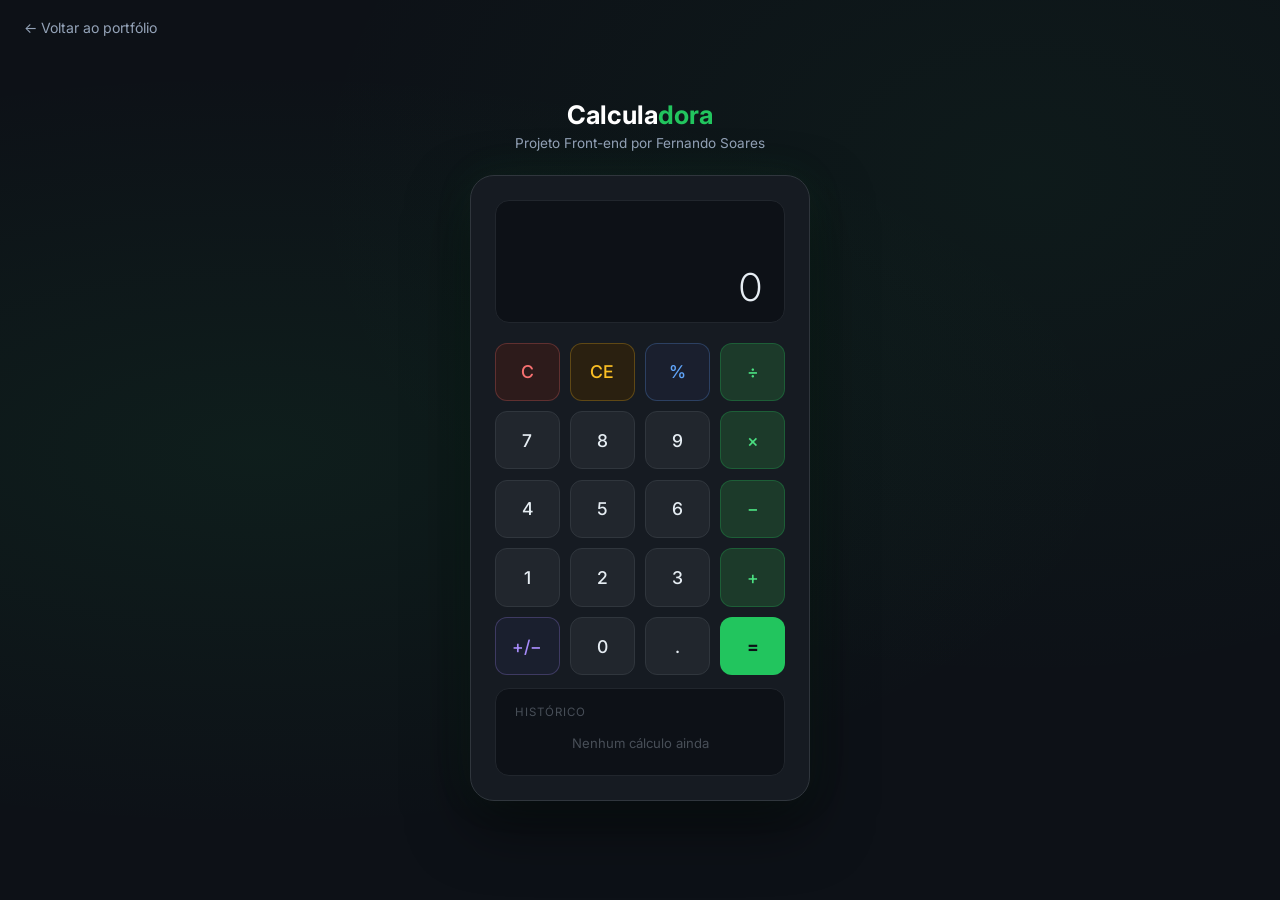
<file: calculadora.html>
<!DOCTYPE html>
<html lang="pt-BR">
<head>
    <meta charset="UTF-8">
    <meta name="viewport" content="width=device-width, initial-scale=1.0">
    <title>Calculadora — Fernando Soares</title>
    <link rel="preconnect" href="https://fonts.googleapis.com">
    <link rel="preconnect" href="https://fonts.gstatic.com" crossorigin>
    <link href="https://fonts.googleapis.com/css2?family=Inter:wght@300;400;500;600;700&display=swap" rel="stylesheet">
    <style>
        * { margin: 0; padding: 0; box-sizing: border-box; }

        body {
            min-height: 100vh;
            background: #0d1117;
            display: flex;
            flex-direction: column;
            align-items: center;
            justify-content: center;
            font-family: 'Inter', sans-serif;
            background-image:
                radial-gradient(ellipse at 20% 50%, rgba(34,197,94,0.07) 0%, transparent 60%),
                radial-gradient(ellipse at 80% 20%, rgba(34,197,94,0.05) 0%, transparent 50%);
        }

        .volta {
            position: fixed;
            top: 1.2rem;
            left: 1.5rem;
            color: #94a3b8;
            text-decoration: none;
            font-size: 0.88rem;
            display: flex;
            align-items: center;
            gap: 0.4rem;
            transition: color 0.2s;
            z-index: 10;
        }
        .volta:hover { color: #22c55e; }

        .calc-wrapper {
            display: flex;
            flex-direction: column;
            align-items: center;
            gap: 1.5rem;
        }

        .calc-title {
            text-align: center;
        }
        .calc-title h1 {
            font-size: 1.6rem;
            font-weight: 700;
            color: #fff;
        }
        .calc-title h1 span { color: #22c55e; }
        .calc-title p { color: #94a3b8; font-size: 0.85rem; margin-top: 0.3rem; }

        .calc {
            background: #161b22;
            border: 1px solid #30363d;
            border-radius: 24px;
            padding: 1.5rem;
            width: min(340px, 94vw);
            box-shadow: 0 25px 60px rgba(0,0,0,0.5), 0 0 40px rgba(34,197,94,0.08);
        }

        @media (max-width: 400px) {
            .calc { padding: 1rem; border-radius: 18px; }
            .btn { padding: 0.9rem 0; font-size: 1rem; border-radius: 10px; }
            .display-result { font-size: 2rem; }
            .btn-grid { gap: 0.5rem; }
        }

        /* Display */
        .display {
            background: #0d1117;
            border: 1px solid #21262d;
            border-radius: 14px;
            padding: 1rem 1.4rem;
            margin-bottom: 1.2rem;
            text-align: right;
            min-height: 96px;
            display: flex;
            flex-direction: column;
            justify-content: flex-end;
            gap: 0.3rem;
        }
        .display-history {
            color: #484f58;
            font-size: 0.85rem;
            min-height: 1.2rem;
            overflow: hidden;
            text-overflow: ellipsis;
            white-space: nowrap;
        }
        .display-expr {
            color: #8b949e;
            font-size: 1rem;
            min-height: 1.4rem;
            overflow: hidden;
            text-overflow: ellipsis;
            white-space: nowrap;
        }
        .display-result {
            color: #e6edf3;
            font-size: 2.4rem;
            font-weight: 300;
            line-height: 1;
            overflow: hidden;
            text-overflow: ellipsis;
            white-space: nowrap;
            transition: color 0.15s;
        }
        .display-result.green { color: #22c55e; }

        /* Botões */
        .btn-grid {
            display: grid;
            grid-template-columns: repeat(4, 1fr);
            gap: 0.65rem;
        }

        .btn {
            border: none;
            border-radius: 12px;
            font-family: 'Inter', sans-serif;
            font-size: 1.1rem;
            font-weight: 500;
            cursor: pointer;
            padding: 1.1rem 0;
            transition: transform 0.08s, opacity 0.15s, background 0.15s;
            user-select: none;
            -webkit-tap-highlight-color: transparent;
        }
        .btn:active { transform: scale(0.93); opacity: 0.85; }

        /* Tipos de botão */
        .btn-num {
            background: #21262d;
            color: #e6edf3;
            border: 1px solid #30363d;
        }
        .btn-num:hover { background: #292e36; border-color: #484f58; }

        .btn-op {
            background: #1c3a2a;
            color: #4ade80;
            border: 1px solid #22c55e40;
        }
        .btn-op:hover { background: #22c55e20; border-color: #22c55e; }

        .btn-eq {
            background: #22c55e;
            color: #0d1117;
            font-weight: 700;
            border: none;
            grid-column: span 1;
        }
        .btn-eq:hover { background: #16a34a; }

        .btn-clear {
            background: #2d1b1b;
            color: #f87171;
            border: 1px solid #f8717140;
        }
        .btn-clear:hover { background: #f8717118; border-color: #f87171; }

        .btn-ce {
            background: #2a2010;
            color: #fbbf24;
            border: 1px solid #fbbf2440;
        }
        .btn-ce:hover { background: #fbbf2415; border-color: #fbbf24; }

        .btn-zero { grid-column: span 2; }

        .btn-percent {
            background: #1a1f2e;
            color: #60a5fa;
            border: 1px solid #60a5fa40;
        }
        .btn-percent:hover { background: #60a5fa15; border-color: #60a5fa; }

        .btn-sign {
            background: #1a1f2e;
            color: #a78bfa;
            border: 1px solid #a78bfa40;
        }
        .btn-sign:hover { background: #a78bfa15; border-color: #a78bfa; }

        /* Histórico */
        .historico {
            background: #0d1117;
            border: 1px solid #21262d;
            border-radius: 14px;
            padding: 1rem 1.2rem;
            margin-top: 0.8rem;
            max-height: 120px;
            overflow-y: auto;
        }
        .historico::-webkit-scrollbar { width: 4px; }
        .historico::-webkit-scrollbar-track { background: transparent; }
        .historico::-webkit-scrollbar-thumb { background: #30363d; border-radius: 2px; }

        .historico-title {
            color: #484f58;
            font-size: 0.72rem;
            text-transform: uppercase;
            letter-spacing: 1px;
            margin-bottom: 0.5rem;
        }
        .historico-item {
            display: flex;
            justify-content: space-between;
            color: #8b949e;
            font-size: 0.82rem;
            padding: 0.2rem 0;
            border-bottom: 1px solid #21262d;
        }
        .historico-item:last-child { border-bottom: none; }
        .historico-item .res { color: #22c55e; font-weight: 600; }
        .historico-vazio { color: #484f58; font-size: 0.82rem; text-align: center; padding: 0.5rem 0; }
    </style>
</head>
<body>
    <a href="index.html" class="volta">← Voltar ao portfólio</a>

    <div class="calc-wrapper">
        <div class="calc-title">
            <h1>Calcula<span>dora</span></h1>
            <p>Projeto Front-end por Fernando Soares</p>
        </div>

        <div class="calc">
            <div class="display">
                <div class="display-history" id="history"></div>
                <div class="display-expr" id="expr"></div>
                <div class="display-result" id="result">0</div>
            </div>

            <div class="btn-grid">
                <!-- Linha 1 -->
                <button class="btn btn-clear"   onclick="limpar()">C</button>
                <button class="btn btn-ce"      onclick="apagar()">CE</button>
                <button class="btn btn-percent" onclick="porcentagem()">%</button>
                <button class="btn btn-op"      onclick="operacao('/')">÷</button>
                <!-- Linha 2 -->
                <button class="btn btn-num" onclick="digito('7')">7</button>
                <button class="btn btn-num" onclick="digito('8')">8</button>
                <button class="btn btn-num" onclick="digito('9')">9</button>
                <button class="btn btn-op" onclick="operacao('*')">×</button>
                <!-- Linha 3 -->
                <button class="btn btn-num" onclick="digito('4')">4</button>
                <button class="btn btn-num" onclick="digito('5')">5</button>
                <button class="btn btn-num" onclick="digito('6')">6</button>
                <button class="btn btn-op" onclick="operacao('-')">−</button>
                <!-- Linha 4 -->
                <button class="btn btn-num" onclick="digito('1')">1</button>
                <button class="btn btn-num" onclick="digito('2')">2</button>
                <button class="btn btn-num" onclick="digito('3')">3</button>
                <button class="btn btn-op" onclick="operacao('+')">+</button>
                <!-- Linha 5 -->
                <button class="btn btn-sign" onclick="trocarSinal()">+/−</button>
                <button class="btn btn-num" onclick="digito('0')">0</button>
                <button class="btn btn-num" onclick="ponto()">.</button>
                <button class="btn btn-eq"  onclick="igual()">=</button>
            </div>

            <div class="historico">
                <div class="historico-title">Histórico</div>
                <div id="historico-lista">
                    <div class="historico-vazio">Nenhum cálculo ainda</div>
                </div>
            </div>
        </div>
    </div>

    <script>
        let estado = {
            atual: '0',
            anterior: null,
            op: null,
            novaEntrada: true,
            expr: ''
        };

        const elResult  = document.getElementById('result');
        const elExpr    = document.getElementById('expr');
        const elHistory = document.getElementById('history');
        const elLista   = document.getElementById('historico-lista');
        const historico = [];

        function atualizar() {
            const n = parseFloat(estado.atual);
            elResult.textContent = isFinite(n) ? formatar(n) : 'Erro';
            elResult.classList.toggle('green', estado.novaEntrada && estado.op === null && estado.anterior !== null);
            elExpr.textContent = estado.expr;
        }

        function formatar(n) {
            if (Math.abs(n) >= 1e12 || (Math.abs(n) < 1e-6 && n !== 0)) {
                return n.toExponential(4);
            }
            const s = parseFloat(n.toPrecision(12)).toString();
            return s.length > 15 ? parseFloat(n.toFixed(10)).toString() : s;
        }

        function digito(d) {
            if (estado.novaEntrada) {
                estado.atual = d === '.' ? '0.' : d;
                estado.novaEntrada = false;
            } else {
                if (estado.atual.length >= 15) return;
                estado.atual = estado.atual === '0' && d !== '.' ? d : estado.atual + d;
            }
            atualizar();
        }

        function ponto() {
            if (estado.novaEntrada) { estado.atual = '0.'; estado.novaEntrada = false; }
            else if (!estado.atual.includes('.')) estado.atual += '.';
            atualizar();
        }

        function operacao(op) {
            if (estado.op && !estado.novaEntrada) calcular(false);
            estado.anterior = parseFloat(estado.atual);
            estado.op = op;
            estado.novaEntrada = true;
            const simb = { '+': '+', '-': '−', '*': '×', '/': '÷' }[op];
            estado.expr = formatar(estado.anterior) + ' ' + simb;
            elHistory.textContent = '';
            atualizar();
        }

        function calcular(finalizar = true) {
            if (estado.op === null || estado.anterior === null) return;
            const a = estado.anterior;
            const b = parseFloat(estado.atual);
            const simb = { '+': '+', '-': '−', '*': '×', '/': '÷' }[estado.op];
            let res;
            switch (estado.op) {
                case '+': res = a + b; break;
                case '-': res = a - b; break;
                case '*': res = a * b; break;
                case '/': res = b === 0 ? null : a / b; break;
            }
            const exprCompleta = formatar(a) + ' ' + simb + ' ' + formatar(b) + ' =';
            if (finalizar) {
                if (res === null) { estado.atual = 'Erro'; }
                else {
                    adicionarHistorico(exprCompleta, formatar(res));
                    estado.atual = formatar(res);
                }
                elHistory.textContent = exprCompleta;
                estado.expr = '';
                estado.op = null;
                estado.anterior = null;
                estado.novaEntrada = true;
            } else {
                estado.atual = res === null ? '0' : formatar(res);
            }
            atualizar();
        }

        function igual() { calcular(true); }

        function limpar() {
            estado = { atual: '0', anterior: null, op: null, novaEntrada: true, expr: '' };
            elHistory.textContent = '';
            atualizar();
        }

        function apagar() {
            if (estado.novaEntrada) return;
            estado.atual = estado.atual.length > 1 ? estado.atual.slice(0, -1) : '0';
            atualizar();
        }

        function porcentagem() {
            const n = parseFloat(estado.atual);
            estado.atual = formatar(estado.anterior !== null ? estado.anterior * n / 100 : n / 100);
            estado.novaEntrada = true;
            atualizar();
        }

        function trocarSinal() {
            if (estado.atual === '0' || estado.atual === 'Erro') return;
            estado.atual = estado.atual.startsWith('-') ? estado.atual.slice(1) : '-' + estado.atual;
            atualizar();
        }

        function adicionarHistorico(expr, res) {
            historico.unshift({ expr, res });
            if (historico.length > 8) historico.pop();
            elLista.innerHTML = historico.map(h =>
                `<div class="historico-item"><span>${h.expr}</span><span class="res">${h.res}</span></div>`
            ).join('');
        }

        // Suporte teclado
        document.addEventListener('keydown', e => {
            if (e.key >= '0' && e.key <= '9') digito(e.key);
            else if (e.key === '.') ponto();
            else if (e.key === '+') operacao('+');
            else if (e.key === '-') operacao('-');
            else if (e.key === '*') operacao('*');
            else if (e.key === '/') { e.preventDefault(); operacao('/'); }
            else if (e.key === 'Enter' || e.key === '=') igual();
            else if (e.key === 'Backspace') apagar();
            else if (e.key === 'Escape') limpar();
            else if (e.key === '%') porcentagem();
        });
    </script>
</body>
</html>
</file>
<file: style.css>
/* =============================================
   Fernando Soares — Portfólio 2026
   Visual: dark, verde, limpo e profissional
   ============================================= */
:root {
  --bg: #0b0f14;
  --bg-soft: #10161d;
  --panel: #121a22;
  --panel-2: #161f29;
  --line: #26313d;
  --text: #f3f7fb;
  --muted: #98a6b5;
  --green: #38d477;
  --green-2: #23b965;
  --green-soft: rgba(56, 212, 119, .10);
  --shadow: 0 24px 70px rgba(0, 0, 0, .35);
  --radius: 24px;
  --shell: 1180px;
}

* { box-sizing: border-box; margin: 0; padding: 0; }
html { scroll-behavior: smooth; scroll-padding-top: 90px; }
body {
  min-height: 100vh;
  background:
    radial-gradient(circle at 82% 8%, rgba(56, 212, 119, .08), transparent 26%),
    var(--bg);
  color: var(--text);
  font-family: 'Josefin Sans', Arial, sans-serif;
  line-height: 1.65;
  overflow-x: hidden;
}
body::before {
  content: '';
  position: fixed;
  inset: 0;
  pointer-events: none;
  background-image: linear-gradient(rgba(255,255,255,.018) 1px, transparent 1px), linear-gradient(90deg, rgba(255,255,255,.018) 1px, transparent 1px);
  background-size: 48px 48px;
  mask-image: linear-gradient(to bottom, #000, transparent 70%);
  z-index: -1;
}
img { max-width: 100%; display: block; }
a { color: inherit; }
button, a { -webkit-tap-highlight-color: transparent; }

.skip-link { position: fixed; left: 16px; top: -60px; background: var(--green); color: #07110b; padding: 10px 14px; border-radius: 10px; z-index: 9999; font-weight: 700; text-decoration: none; }
.skip-link:focus { top: 16px; }
.section-shell { width: min(calc(100% - 48px), var(--shell)); margin-inline: auto; }

/* Header */
.site-header {
  position: sticky;
  top: 0;
  z-index: 1000;
  border-bottom: 1px solid rgba(255,255,255,.06);
  background: rgba(11, 15, 20, .78);
  backdrop-filter: blur(16px);
}
.nav-shell { width: min(calc(100% - 48px), var(--shell)); margin-inline: auto; min-height: 76px; display: flex; align-items: center; justify-content: space-between; gap: 28px; }
.brand { display: inline-flex; align-items: center; gap: 12px; text-decoration: none; }
.brand-mark { width: 38px; height: 38px; border: 1px solid rgba(56,212,119,.45); background: var(--green-soft); border-radius: 12px; display: grid; place-items: center; color: var(--green); font-family: 'Space Grotesk', sans-serif; font-size: 13px; font-weight: 700; }
.brand-name { font-family: 'Space Grotesk', sans-serif; font-weight: 700; letter-spacing: -.4px; }
.brand-name span { color: var(--green); }
.nav-links { display: flex; align-items: center; gap: 28px; list-style: none; }
.nav-links a { position: relative; text-decoration: none; color: #c7d0d9; font-size: .88rem; font-weight: 600; letter-spacing: .06em; text-transform: uppercase; transition: color .2s ease; }
.nav-links a::after { content: ''; position: absolute; left: 0; bottom: -8px; width: 0; height: 2px; border-radius: 99px; background: var(--green); transition: width .25s ease; }
.nav-links a:hover, .nav-links a.active { color: #fff; }
.nav-links a:hover::after, .nav-links a.active::after { width: 100%; }
.menu-toggle { display: none; width: 44px; height: 44px; background: transparent; border: 1px solid var(--line); border-radius: 12px; cursor: pointer; padding: 10px; }
.menu-toggle span { display: block; height: 2px; margin: 5px 0; border-radius: 99px; background: var(--text); transition: transform .2s, opacity .2s; }

/* Hero */
.hero { min-height: calc(100vh - 76px); display: grid; grid-template-columns: 1.08fr .92fr; align-items: center; gap: 70px; padding-block: 72px 88px; }
.hero-copy { max-width: 700px; }
.availability { display: inline-flex; align-items: center; gap: 9px; border: 1px solid rgba(56,212,119,.26); background: rgba(56,212,119,.07); color: #c7f7d9; border-radius: 999px; padding: 8px 13px; font-size: .79rem; font-weight: 600; letter-spacing: .04em; margin-bottom: 26px; }
.status-dot { width: 8px; height: 8px; border-radius: 50%; background: var(--green); box-shadow: 0 0 0 5px rgba(56,212,119,.10); animation: pulse 2s infinite; }
@keyframes pulse { 50% { box-shadow: 0 0 0 9px rgba(56,212,119,0); } }
.eyebrow, .section-kicker { color: var(--green); font-size: .78rem; font-weight: 700; letter-spacing: .18em; }
.hero h1 { margin-top: 14px; font-family: 'Space Grotesk', sans-serif; font-size: clamp(3rem, 6.3vw, 6.15rem); line-height: .98; letter-spacing: -.055em; max-width: 800px; }
.hero h1 span, .section-head h2 span { color: var(--green); }
.hero-text { max-width: 650px; margin-top: 24px; color: var(--muted); font-size: clamp(1rem, 1.5vw, 1.16rem); line-height: 1.75; }
.hero-actions { display: flex; flex-wrap: wrap; gap: 12px; margin-top: 32px; }
.btn { min-height: 48px; display: inline-flex; align-items: center; justify-content: center; gap: 10px; padding: 0 22px; border-radius: 12px; text-decoration: none; font-weight: 700; font-size: .91rem; transition: transform .2s ease, border-color .2s ease, background .2s ease; }
.btn:hover { transform: translateY(-2px); }
.btn.primary { background: var(--green); color: #07110b; border: 1px solid var(--green); box-shadow: 0 12px 30px rgba(56,212,119,.15); }
.btn.primary:hover { background: #49e58a; }
.btn.ghost { border: 1px solid var(--line); color: #e5ecf2; background: rgba(255,255,255,.015); }
.btn.ghost:hover { border-color: #52606f; background: rgba(255,255,255,.035); }
.hero-meta { margin-top: 46px; padding-top: 24px; border-top: 1px solid var(--line); display: grid; grid-template-columns: repeat(3, 1fr); gap: 22px; }
.hero-meta div { display: flex; flex-direction: column; gap: 3px; }
.hero-meta strong { font-family: 'Space Grotesk', sans-serif; font-size: .9rem; }
.hero-meta span { color: #778697; font-size: .78rem; line-height: 1.45; }

.hero-visual { min-height: 580px; position: relative; display: flex; align-items: center; justify-content: center; }
.hero-visual::before { content: ''; position: absolute; width: 390px; height: 390px; border-radius: 50%; background: radial-gradient(circle, rgba(56,212,119,.16), rgba(56,212,119,0) 68%); filter: blur(6px); }
.code-panel { position: absolute; top: 60px; right: 0; width: min(100%, 440px); background: rgba(15,22,29,.88); border: 1px solid var(--line); border-radius: 18px; overflow: hidden; box-shadow: var(--shadow); transform: rotate(1.4deg); z-index: 2; }
.code-panel-top { height: 45px; padding: 0 14px; display: flex; align-items: center; gap: 7px; border-bottom: 1px solid var(--line); color: #758596; }
.code-panel-top span { width: 8px; height: 8px; border-radius: 50%; background: #3d4854; }
.code-panel-top small { margin-left: 8px; font-family: monospace; }
.code-panel pre { padding: 24px 22px; overflow: auto; color: #aab6c3; font: 500 .88rem/1.9 monospace; }
.code-panel b { color: #66d9ef; } .code-panel em { color: #e6db74; font-style: normal; } .code-panel strong { color: var(--green); font-weight: 500; }
.owl-signature { position: absolute; right: 34px; bottom: 32px; z-index: 4; }
.owl-signature .coruja-container { position: static !important; width: 220px !important; animation: owlFloat 4s ease-in-out infinite; filter: drop-shadow(0 24px 30px rgba(0,0,0,.45)) drop-shadow(0 0 18px rgba(56,212,119,.13)); }
.owl-signature .coruja { width: 100%; height: auto; }
@keyframes owlFloat { 50% { transform: translateY(-8px) rotate(.4deg); } }
.palpebra { transform-origin: center; transform-box: fill-box; transform: scaleY(0); opacity: 0; animation: blink 6s ease-in-out infinite; }
.palpebra-d { animation-delay: .05s; }
@keyframes blink { 0%,78%,100% { transform: scaleY(0); opacity:0; } 82% { transform:scaleY(1); opacity:1; } 86% { transform:scaleY(0); opacity:0; } }
.floating-tag { position: absolute; z-index: 5; padding: 9px 13px; border: 1px solid var(--line); border-radius: 11px; background: rgba(18,26,34,.88); backdrop-filter: blur(8px); color: #afbbc6; box-shadow: 0 12px 30px rgba(0,0,0,.25); font-size: .75rem; font-weight: 600; }
.tag-one { left: 6px; bottom: 110px; } .tag-two { right: 2px; bottom: 238px; color: #baf2cf; }

/* About */
.about { border-block: 1px solid rgba(255,255,255,.05); background: linear-gradient(180deg, rgba(255,255,255,.015), rgba(255,255,255,.005)); }
.about-grid { display: grid; grid-template-columns: .78fr 1.22fr; gap: 80px; align-items: center; padding-block: 110px; }
.portrait-wrap { display: flex; flex-direction: column; gap: 18px; }
.portrait-frame { min-height: 470px; position: relative; display: flex; align-items: flex-end; justify-content: center; border-radius: var(--radius); overflow: hidden; border: 1px solid var(--line); background: radial-gradient(circle at 50% 24%, rgba(56,212,119,.14), transparent 36%), #111820; }
.portrait-frame::before { content: ''; position:absolute; inset:16px; border: 1px solid rgba(255,255,255,.04); border-radius: 18px; }
.portrait-frame img { position: relative; z-index: 1; width: 90%; max-height: 440px; object-fit: contain; object-position: bottom; filter: saturate(.88) contrast(1.04); }
.portrait-caption { color: #728091; font-size: .78rem; text-transform: uppercase; letter-spacing: .14em; }
.portrait-caption span { color: var(--green); margin-right: 10px; }
.about-copy h2, .section-head h2, .contact-card h2 { font-family: 'Space Grotesk', sans-serif; letter-spacing: -.035em; }
.about-copy h2 { margin-top: 12px; font-size: clamp(2rem, 4vw, 3.45rem); line-height: 1.08; max-width: 760px; }
.about-copy > p:not(.section-kicker) { color: var(--muted); margin-top: 22px; font-size: 1.02rem; max-width: 760px; }
.about-copy strong { color: #e9f2f8; }
.about-points { display: flex; flex-wrap: wrap; gap: 10px; margin-top: 28px; }
.about-points span, .project-stack span { border: 1px solid var(--line); background: rgba(255,255,255,.018); color: #b7c2cc; border-radius: 999px; padding: 7px 11px; font-size: .75rem; font-weight: 600; }

/* Projects */
.projects { padding-block: 110px; }
.section-head { display: flex; justify-content: space-between; align-items: end; gap: 50px; margin-bottom: 48px; }
.section-head h2 { margin-top: 11px; font-size: clamp(2.2rem, 4.2vw, 4rem); line-height: 1.04; max-width: 820px; }
.section-head > p { width: min(100%, 370px); color: var(--muted); font-size: .94rem; }
.featured-project { display: grid; grid-template-columns: 1.22fr .78fr; min-height: 530px; border: 1px solid var(--line); border-radius: var(--radius); overflow: hidden; background: var(--panel); box-shadow: 0 20px 70px rgba(0,0,0,.22); }
.featured-preview { min-height: 530px; padding: 28px; position: relative; overflow: hidden; background: #e9efe8; color: #0f1e17; }
.featured-preview::after { content:''; position:absolute; width:320px; height:320px; border-radius:50%; background:rgba(56,130,86,.12); right:-80px; bottom:-100px; }
.browser-bar { height: 42px; display: flex; align-items: center; gap: 7px; padding: 0 14px; border-radius: 13px 13px 0 0; background: #0e1714; color: #819188; font-size: .68rem; }
.browser-bar i { width: 7px; height:7px; border-radius:50%; background:#324039; }
.browser-bar span { margin-left: 10px; }
.medical-ui { min-height: 420px; background: linear-gradient(135deg,#f5f7f3,#e8f0e9); padding: 24px 30px 30px; border-radius: 0 0 13px 13px; position:relative; overflow:hidden; }
.medical-brand { display:flex; align-items:center; justify-content:space-between; gap:15px; padding-bottom:16px; border-bottom:1px solid rgba(18,50,33,.12); }
.medical-brand b { font-family:'Space Grotesk',sans-serif; font-size:1.06rem; color:#123521; } .medical-brand span{font-size:.68rem;color:#66796d;}
.medical-copy { max-width: 390px; padding-top: 56px; position:relative; z-index:2; }
.medical-copy small { color:#3e7655; font-size:.64rem; font-weight:700; letter-spacing:.11em; }
.medical-copy h3 { margin-top:10px; font-family:'Space Grotesk',sans-serif; font-size:clamp(2rem,3.2vw,3.15rem); line-height:1; letter-spacing:-.045em; }
.medical-copy p { color:#5b6f61; font-size:.83rem; line-height:1.6; margin-top:14px; }
.fake-button { display:inline-flex; margin-top:20px; background:#173e29; color:#fff; padding:9px 13px; border-radius:9px; font-size:.7rem; font-weight:700; }
.medical-cards { position:absolute; right:-14px; bottom:24px; display:flex; gap:9px; transform:rotate(-4deg); }
.medical-cards span { width:76px; height:110px; border-radius:9px; background:linear-gradient(160deg,#fff,#dbe7de); border:1px solid rgba(23,62,41,.12); box-shadow:0 10px 24px rgba(37,69,49,.12); }
.medical-cards span:nth-child(2){transform:translateY(-22px); background:linear-gradient(160deg,#d7ebdc,#fff);}.medical-cards span:nth-child(3){transform:translateY(5px);}
.featured-info { padding: 48px; display:flex; flex-direction:column; justify-content:center; }
.project-labels, .project-top { display:flex; align-items:center; justify-content:space-between; gap:14px; color:#738292; font-size:.69rem; font-weight:700; letter-spacing:.09em; }
.client-badge { color:var(--green); }
.featured-info h3, .project-card h3 { font-family:'Space Grotesk',sans-serif; }
.featured-info h3 { margin-top:18px; font-size:clamp(2rem,3vw,3.1rem); letter-spacing:-.04em; line-height:1; }
.featured-info > p { color:var(--muted); margin-top:20px; font-size:.95rem; }
.project-stack { display:flex; flex-wrap:wrap; gap:7px; margin-top:24px; }
.project-actions { margin-top:32px; }
.text-link { display:inline-flex; align-items:center; gap:8px; color:#eaf2f7; text-decoration:none; font-size:.86rem; font-weight:700; border-bottom:1px solid #5f6a76; padding-bottom:4px; transition:color .2s,border-color .2s; }
.text-link span { color:var(--green); } .text-link:hover { color:var(--green); border-color:var(--green); }
.project-grid { display:grid; grid-template-columns:repeat(3,1fr); gap:22px; margin-top:22px; }
.project-card { min-width:0; border:1px solid var(--line); border-radius:20px; background:var(--panel); overflow:hidden; transition:transform .25s,border-color .25s,box-shadow .25s; }
.project-card:hover { transform:translateY(-5px); border-color:#3c4b59; box-shadow:0 18px 45px rgba(0,0,0,.25); }
.project-image { height:235px; display:grid; place-items:center; padding:18px; background:linear-gradient(145deg,#0d1319,#121c25); border-bottom:1px solid var(--line); }
.project-image img { width:100%; height:100%; object-fit:contain; border-radius:10px; }
.project-card-body { padding:24px; }
.project-card h3 { margin-top:14px; font-size:1.45rem; letter-spacing:-.03em; }
.project-card p { color:var(--muted); font-size:.87rem; margin-top:10px; min-height:82px; }
.project-card .project-stack { margin-top:18px; }
.project-card .text-link { margin-top:22px; }
.calc-mini { height:235px; padding:28px; background:radial-gradient(circle at 50% 20%,rgba(56,212,119,.12),transparent 50%),#0e141b; border-bottom:1px solid var(--line); }
.calc-display { height:72px; padding:12px 14px; border:1px solid #2b3743; border-radius:12px; background:#0a0e13; display:flex; flex-direction:column; align-items:flex-end; justify-content:center; }
.calc-display small { color:#607080; font-size:.68rem; } .calc-display strong { font-family:'Space Grotesk',sans-serif; font-size:1.7rem; color:#fff; }
.calc-keys { display:grid; grid-template-columns:repeat(4,1fr); gap:7px; margin-top:12px; }
.calc-keys span { display:grid; place-items:center; min-height:27px; border:1px solid #28333f; border-radius:7px; color:#91a0ae; font-size:.68rem; background:#151d26; }.calc-keys span:nth-child(4n){color:var(--green);}
.project-note { margin-top:24px; padding:19px 22px; border:1px dashed #2c3945; border-radius:15px; display:flex; justify-content:space-between; gap:20px; color:#7e8c9a; font-size:.82rem; }.project-note a{color:#c9d4dd;text-decoration:none;font-weight:600;}.project-note a:hover{color:var(--green);}

/* Skills */
.skills-section { padding-block:100px; border-block:1px solid rgba(255,255,255,.05); background:#0d1319; }
.section-head.compact { margin-bottom:35px; }
.skill-grid { display:grid; grid-template-columns:repeat(3,1fr); border-top:1px solid var(--line); border-left:1px solid var(--line); }
.skill-item { min-height:180px; padding:28px; border-right:1px solid var(--line); border-bottom:1px solid var(--line); background:rgba(255,255,255,.008); transition:background .2s; }.skill-item:hover{background:rgba(56,212,119,.035);}
.skill-item > span { display:block; color:#556473; font-size:.7rem; letter-spacing:.12em; }
.skill-item strong { display:block; margin-top:28px; font-family:'Space Grotesk',sans-serif; font-size:1.35rem; }.skill-item p{color:#7f8d9a;font-size:.82rem;margin-top:7px;}

/* Contact */
.contact { padding-block:110px; }
.contact-card { position:relative; overflow:hidden; display:flex; justify-content:space-between; align-items:center; gap:60px; padding:55px; border:1px solid rgba(56,212,119,.25); border-radius:var(--radius); background:linear-gradient(135deg,rgba(56,212,119,.075),rgba(18,26,34,.95) 48%); }
.contact-card::after { content:'</>'; position:absolute; right:-28px; bottom:-72px; font-family:'Space Grotesk',sans-serif; font-size:15rem; font-weight:700; color:rgba(56,212,119,.035); line-height:1; }
.contact-card > * { position:relative; z-index:1; }
.contact-card h2 { max-width:700px; margin-top:10px; font-size:clamp(2rem,4vw,3.5rem); line-height:1.05; }.contact-card p:not(.section-kicker){color:var(--muted);margin-top:14px;max-width:650px;}
.contact-actions { min-width:250px; display:flex; flex-direction:column; gap:16px; align-items:flex-start; }
.social-links { display:flex; gap:17px; padding-left:2px; }.social-links a{color:#aeb9c3;font-size:.8rem;text-decoration:none;font-weight:600;}.social-links a:hover{color:var(--green);}

/* Footer */
footer { border-top:1px solid var(--line); color:#687786; font-size:.76rem; }
.footer-inner { min-height:82px; display:flex; align-items:center; justify-content:space-between; gap:20px; }
.to-top { position:fixed; right:22px; bottom:22px; width:44px; height:44px; border:1px solid var(--line); border-radius:13px; background:rgba(18,26,34,.9); backdrop-filter:blur(8px); color:#d9e3ea; cursor:pointer; opacity:0; pointer-events:none; transform:translateY(10px); transition:.2s; z-index:50; }.to-top.show{opacity:1;pointer-events:auto;transform:none;}.to-top:hover{border-color:var(--green);color:var(--green);}

/* Reveal */
.reveal { opacity:0; transform:translateY(22px); transition:opacity .7s ease,transform .7s ease; }.reveal.visible{opacity:1;transform:none;}
@media (prefers-reduced-motion: reduce){html{scroll-behavior:auto}.reveal{opacity:1;transform:none;transition:none}.status-dot,.owl-signature .coruja-container{animation:none}}

/* Responsive */
@media (max-width: 1040px) {
  .hero { grid-template-columns:1fr; gap:20px; padding-top:66px; }
  .hero-copy { max-width:840px; }
  .hero-visual { min-height:430px; width:min(100%,700px); margin-inline:auto; }
  .code-panel { right:8%; width:430px; }
  .owl-signature { right:13%; bottom:5px; }
  .about-grid { grid-template-columns:.9fr 1.1fr; gap:45px; }
  .featured-project { grid-template-columns:1fr; }.featured-preview{min-height:460px}.featured-info{padding:38px;}
  .project-grid{grid-template-columns:1fr 1fr}.project-card:last-child{grid-column:1/-1}.project-card:last-child .project-card-body p{min-height:auto}
  .skill-grid{grid-template-columns:repeat(2,1fr)}
  .contact-card{align-items:flex-start;flex-direction:column;gap:30px}
}

@media (max-width: 760px) {
  .section-shell,.nav-shell{width:min(calc(100% - 30px),var(--shell))}
  .nav-shell{min-height:68px}
  .menu-toggle{display:block}
  .nav-links{position:absolute;top:68px;left:15px;right:15px;display:none;flex-direction:column;align-items:stretch;gap:0;padding:10px;border:1px solid var(--line);border-radius:14px;background:#111820;box-shadow:var(--shadow)}
  .nav-links.open{display:flex}.nav-links a{display:block;padding:13px;border-radius:9px}.nav-links a::after{display:none}.nav-links a:hover{background:rgba(255,255,255,.03)}
  .menu-toggle.open span:nth-child(1){transform:translateY(7px) rotate(45deg)}.menu-toggle.open span:nth-child(2){opacity:0}.menu-toggle.open span:nth-child(3){transform:translateY(-7px) rotate(-45deg)}
  .hero{min-height:auto;padding-block:54px 70px}.hero h1{font-size:clamp(2.75rem,14vw,4.7rem)}.hero-meta{grid-template-columns:1fr;gap:12px}.hero-meta div{padding-bottom:10px;border-bottom:1px solid rgba(255,255,255,.04)}
  .hero-visual{min-height:390px}.code-panel{top:20px;right:0;width:96%;transform:none}.code-panel pre{font-size:.75rem;padding:20px 16px}.owl-signature{right:6px;bottom:-4px}.owl-signature .coruja-container{width:150px!important}.tag-one{left:2px;bottom:26px}.tag-two{right:auto;left:12px;bottom:76px}
  .about-grid{grid-template-columns:1fr;padding-block:75px;gap:38px}.portrait-frame{min-height:390px}.portrait-frame img{max-height:370px}
  .projects,.skills-section,.contact{padding-block:76px}.section-head{flex-direction:column;align-items:flex-start;gap:18px;margin-bottom:35px}.section-head>p{width:100%}
  .featured-preview{min-height:400px;padding:16px}.medical-ui{min-height:345px;padding:20px}.medical-copy{padding-top:38px}.medical-copy h3{font-size:2.2rem}.medical-cards{opacity:.42}.featured-info{padding:28px 22px}
  .project-grid{grid-template-columns:1fr}.project-card:last-child{grid-column:auto}.project-card p{min-height:auto}.project-note{flex-direction:column}
  .skill-grid{grid-template-columns:1fr}.skill-item{min-height:150px}.skill-item strong{margin-top:18px}
  .contact-card{padding:32px 24px}.contact-actions{min-width:0;width:100%}.contact-actions .btn{width:100%}
  .footer-inner{padding-block:22px;flex-direction:column;justify-content:center;text-align:center}.to-top{right:14px;bottom:14px}
}

@media (max-width: 430px) {
  .brand-name{font-size:.92rem}.brand-mark{width:35px;height:35px}.hero-actions .btn{width:100%}.availability{font-size:.7rem}.hero-visual{min-height:350px}.code-panel{width:100%}.code-panel pre{font-size:.68rem}.owl-signature .coruja-container{width:125px!important}.floating-tag{font-size:.67rem}.portrait-frame{min-height:340px}.medical-brand span{display:none}.medical-copy h3{font-size:1.85rem}.medical-cards span{width:58px;height:85px}.project-image,.calc-mini{height:210px}
}

/* Widget Nandolino */
.nandolino-widget { position: fixed; left: 22px; bottom: 22px; z-index: 60; }
.nandolino-toggle {
  width: 60px; height: 60px; border-radius: 50%;
  background: var(--panel); border: 1px solid var(--line);
  box-shadow: 0 14px 32px rgba(0,0,0,.4);
  cursor: pointer; display: grid; place-items: center;
  transition: transform .2s ease, border-color .2s ease;
}
.nandolino-toggle:hover { transform: translateY(-3px); border-color: var(--green); }
.nandolino-toggle svg { width: 38px; height: 38px; }
.nandolino-panel {
  position: absolute; left: 0; bottom: 76px;
  width: min(92vw, 380px); height: min(560px, 80dvh);
  background: var(--panel); border: 1px solid var(--line); border-radius: 20px;
  box-shadow: var(--shadow); overflow: hidden;
  display: flex; flex-direction: column;
  opacity: 0; visibility: hidden; transform: translateY(12px);
  transition: opacity .2s ease, transform .2s ease, visibility .2s;
}
.nandolino-panel.open { opacity: 1; visibility: visible; transform: none; }
.nandolino-panel-top {
  display: flex; align-items: center; justify-content: space-between;
  padding: 12px 14px; border-bottom: 1px solid var(--line);
  font-size: .82rem; font-weight: 600; color: #c7d0d9;
}
.nandolino-panel-top button {
  background: transparent; border: none; color: #98a6b5; cursor: pointer; font-size: 1rem;
}
.nandolino-panel-top button:hover { color: var(--green); }
.nandolino-panel iframe { border: 0; flex: 1; width: 100%; background: var(--bg); }

@media (max-width: 430px) {
  .nandolino-widget { left: 14px; bottom: 14px; }
  .nandolino-panel { width: 92vw; height: 75dvh; bottom: 72px; }
}

/* Acesso secreto do painel pela coruja principal */
#secretOwl { cursor: default; user-select: none; -webkit-user-select: none; touch-action: none; position: relative; }
#secretOwl::after { content: ""; position: absolute; inset: -8px; border: 2px solid transparent; border-radius: 28px; pointer-events: none; transition: .25s ease; }
#secretOwl.secret-hold::after { border-color: rgba(56,212,119,.35); box-shadow: 0 0 24px rgba(56,212,119,.18); animation: secretPulse 1s ease-in-out infinite; }
#secretOwl.secret-unlocked::after { border-color: var(--green); box-shadow: 0 0 32px rgba(56,212,119,.5); }
@keyframes secretPulse { 50% { transform: scale(1.04); opacity: .65; } }

/* Code Snake — easter egg interativo */
.code-snake-section{padding-block:92px}
.snake-layout{display:grid;grid-template-columns:minmax(0,1.55fr) minmax(250px,.75fr);gap:22px;align-items:stretch}
.snake-game-card,.snake-info{background:var(--panel);border:1px solid var(--line);border-radius:var(--radius);overflow:hidden}
.snake-game-card{padding:18px}.snake-hud{display:flex;align-items:center;gap:18px;flex-wrap:wrap;margin-bottom:14px;color:var(--muted);font-family:'Space Grotesk',sans-serif;font-size:.76rem;letter-spacing:.08em}.snake-hud strong{color:var(--green);font-size:1rem}.snake-hud button{margin-left:auto;border:1px solid rgba(56,212,119,.35);background:var(--green-soft);color:var(--green);border-radius:10px;padding:9px 13px;font:700 .78rem 'Space Grotesk',sans-serif;cursor:pointer}.snake-hud button:hover{border-color:var(--green)}
.snake-stage{position:relative;overflow:hidden;border:1px solid #26313d;border-radius:16px;background:#080d12;touch-action:none;user-select:none}.snake-stage canvas{display:block;width:100%;height:auto;aspect-ratio:5/3}.snake-overlay{position:absolute;inset:0;display:flex;flex-direction:column;align-items:center;justify-content:center;gap:7px;text-align:center;pointer-events:none;background:rgba(8,13,18,.42);padding:20px}.snake-overlay strong{font:700 clamp(1.35rem,4vw,2rem) 'Space Grotesk',sans-serif;color:var(--text)}.snake-overlay span{color:var(--green);font-family:monospace;font-size:.9rem}.snake-overlay.hidden{display:none}.snake-status{min-height:24px;margin-top:10px;color:var(--muted);font-size:.82rem}.snake-info{padding:28px;display:flex;flex-direction:column;justify-content:center}.snake-prompt{color:var(--green);font:500 .76rem monospace;margin-bottom:18px}.snake-info h3{font:700 1.55rem 'Space Grotesk',sans-serif;line-height:1.2;margin-bottom:12px}.snake-info p,.snake-info small{color:var(--muted)}.snake-symbols{display:flex;flex-wrap:wrap;gap:8px;margin:22px 0}.snake-symbols span{border:1px solid var(--line);background:#0b1117;border-radius:8px;padding:6px 9px;color:#d7e0e8;font-family:monospace}.snake-info small{font-size:.75rem;line-height:1.6}
@media(max-width:760px){.code-snake-section{padding-block:70px}.snake-layout{grid-template-columns:1fr}.snake-info{padding:22px}.snake-hud{gap:12px}.snake-hud button{margin-left:0}.snake-stage canvas{aspect-ratio:1/1}.snake-game-card{padding:12px}}
</file>
